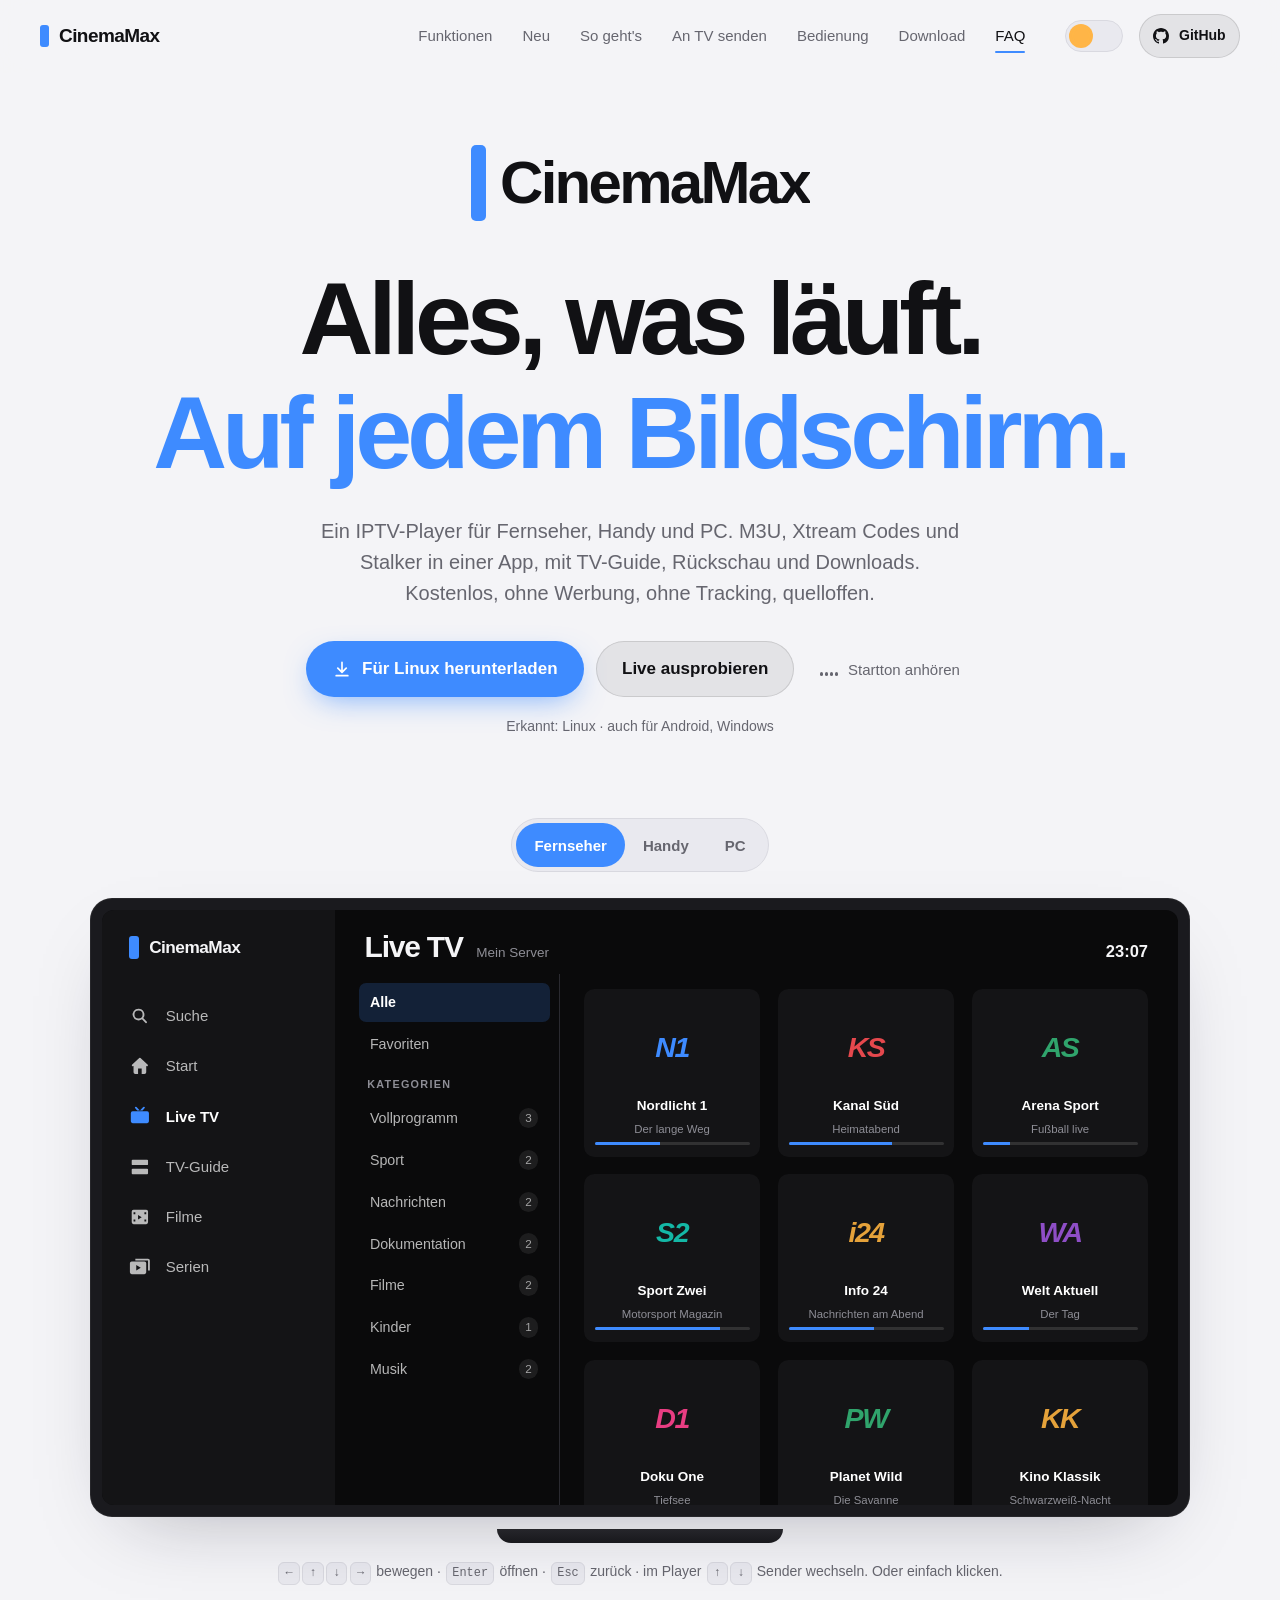
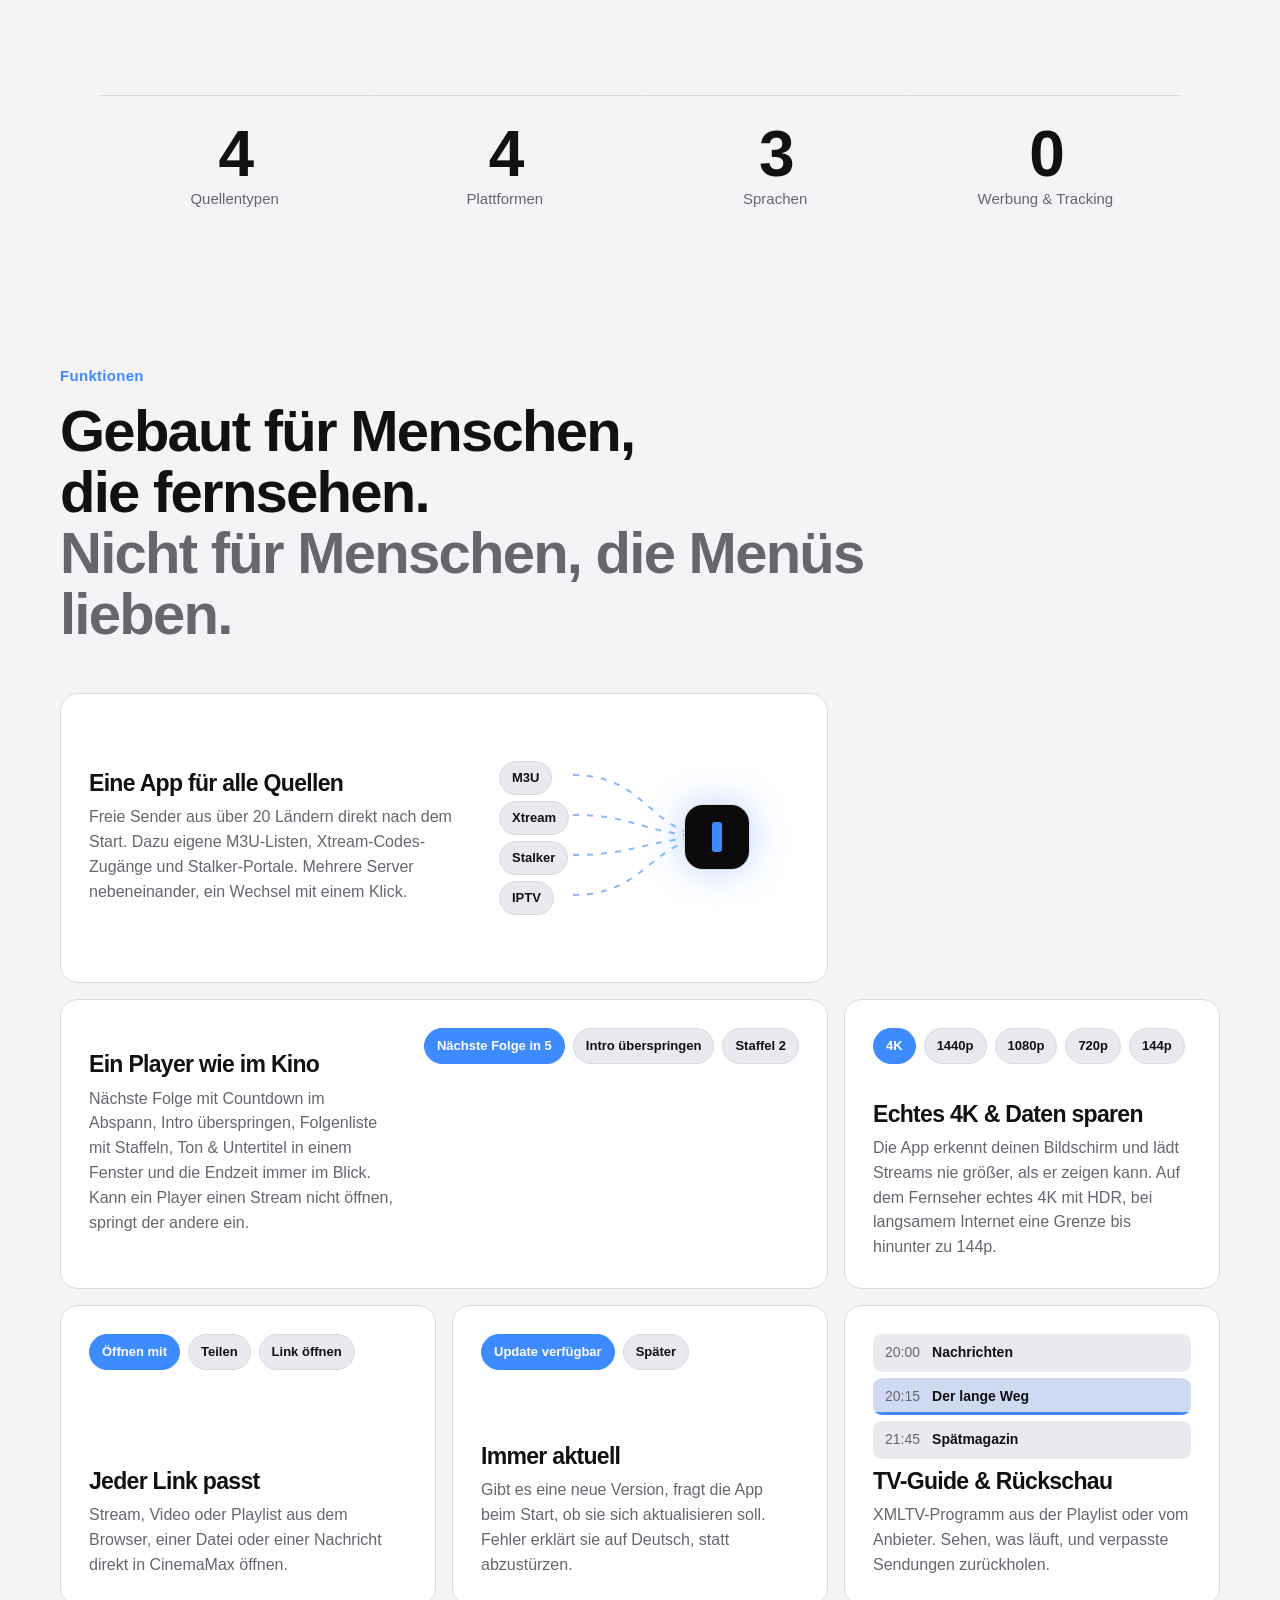
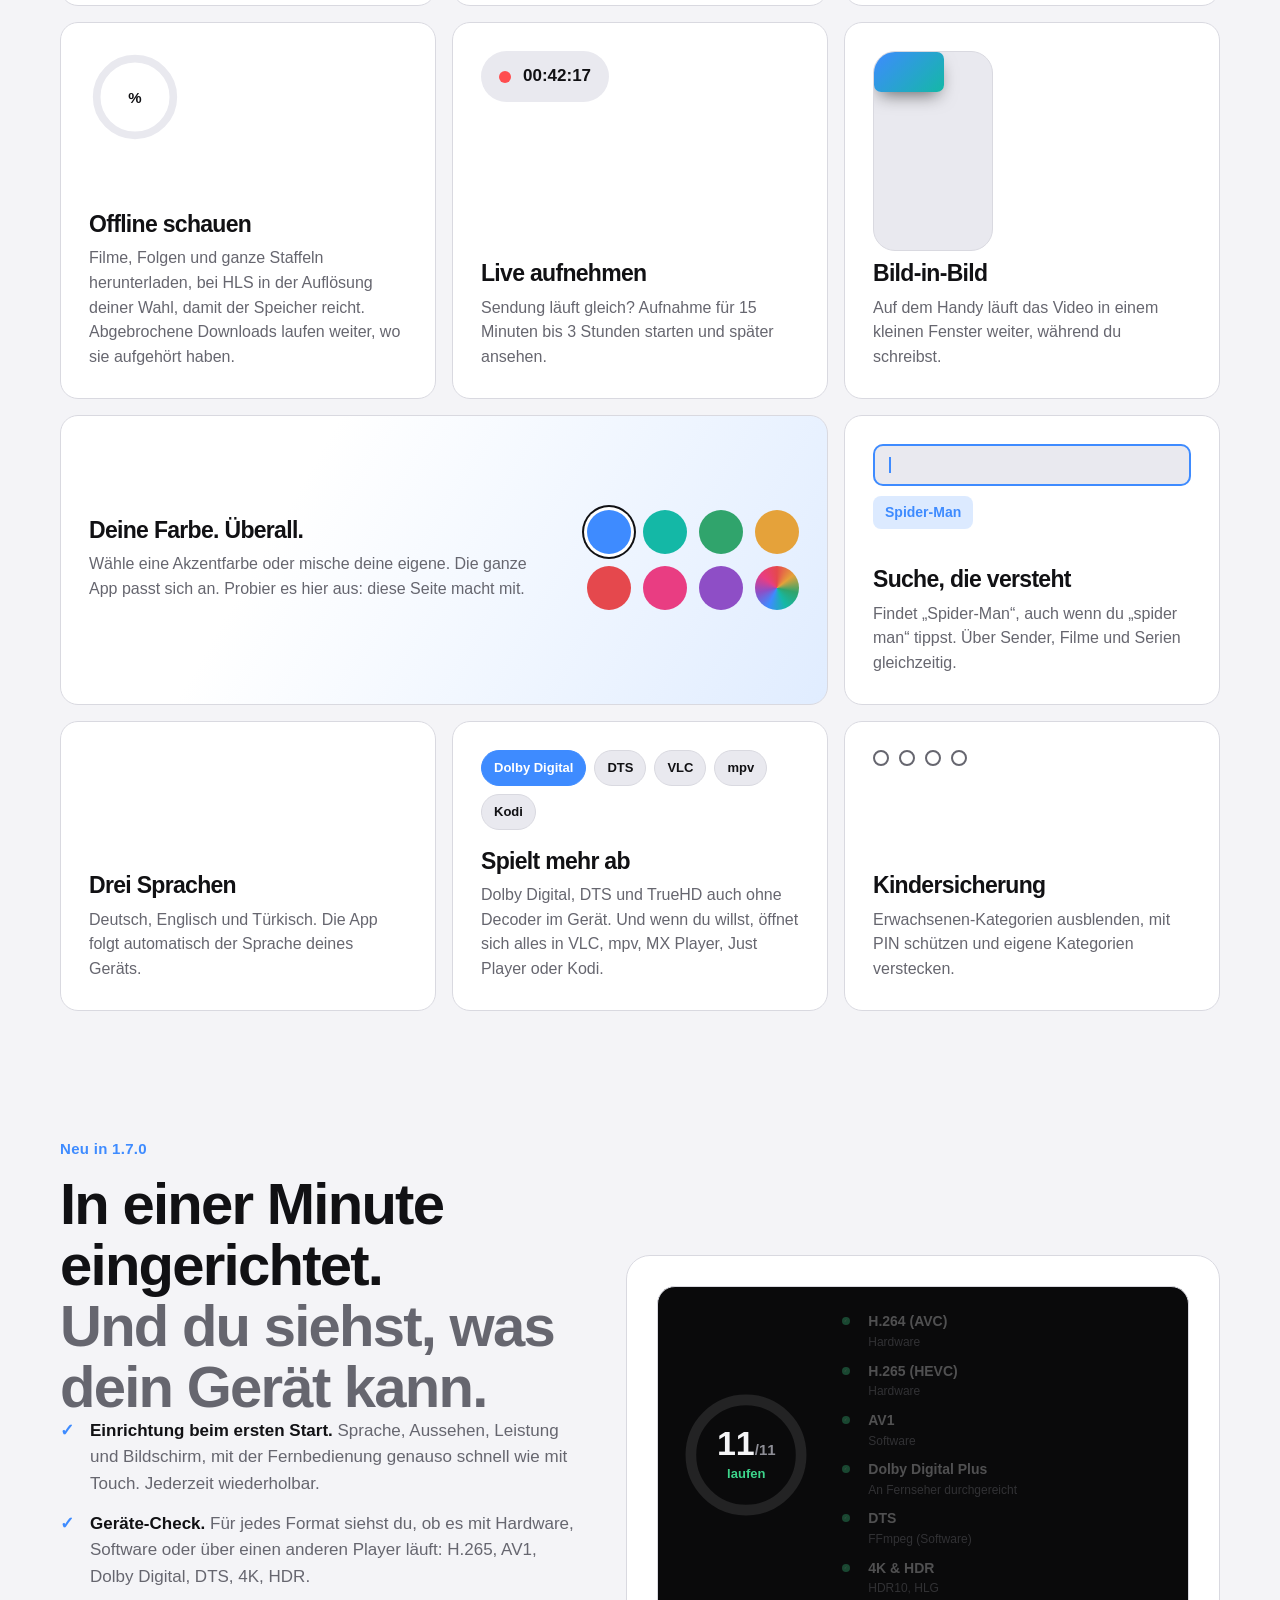
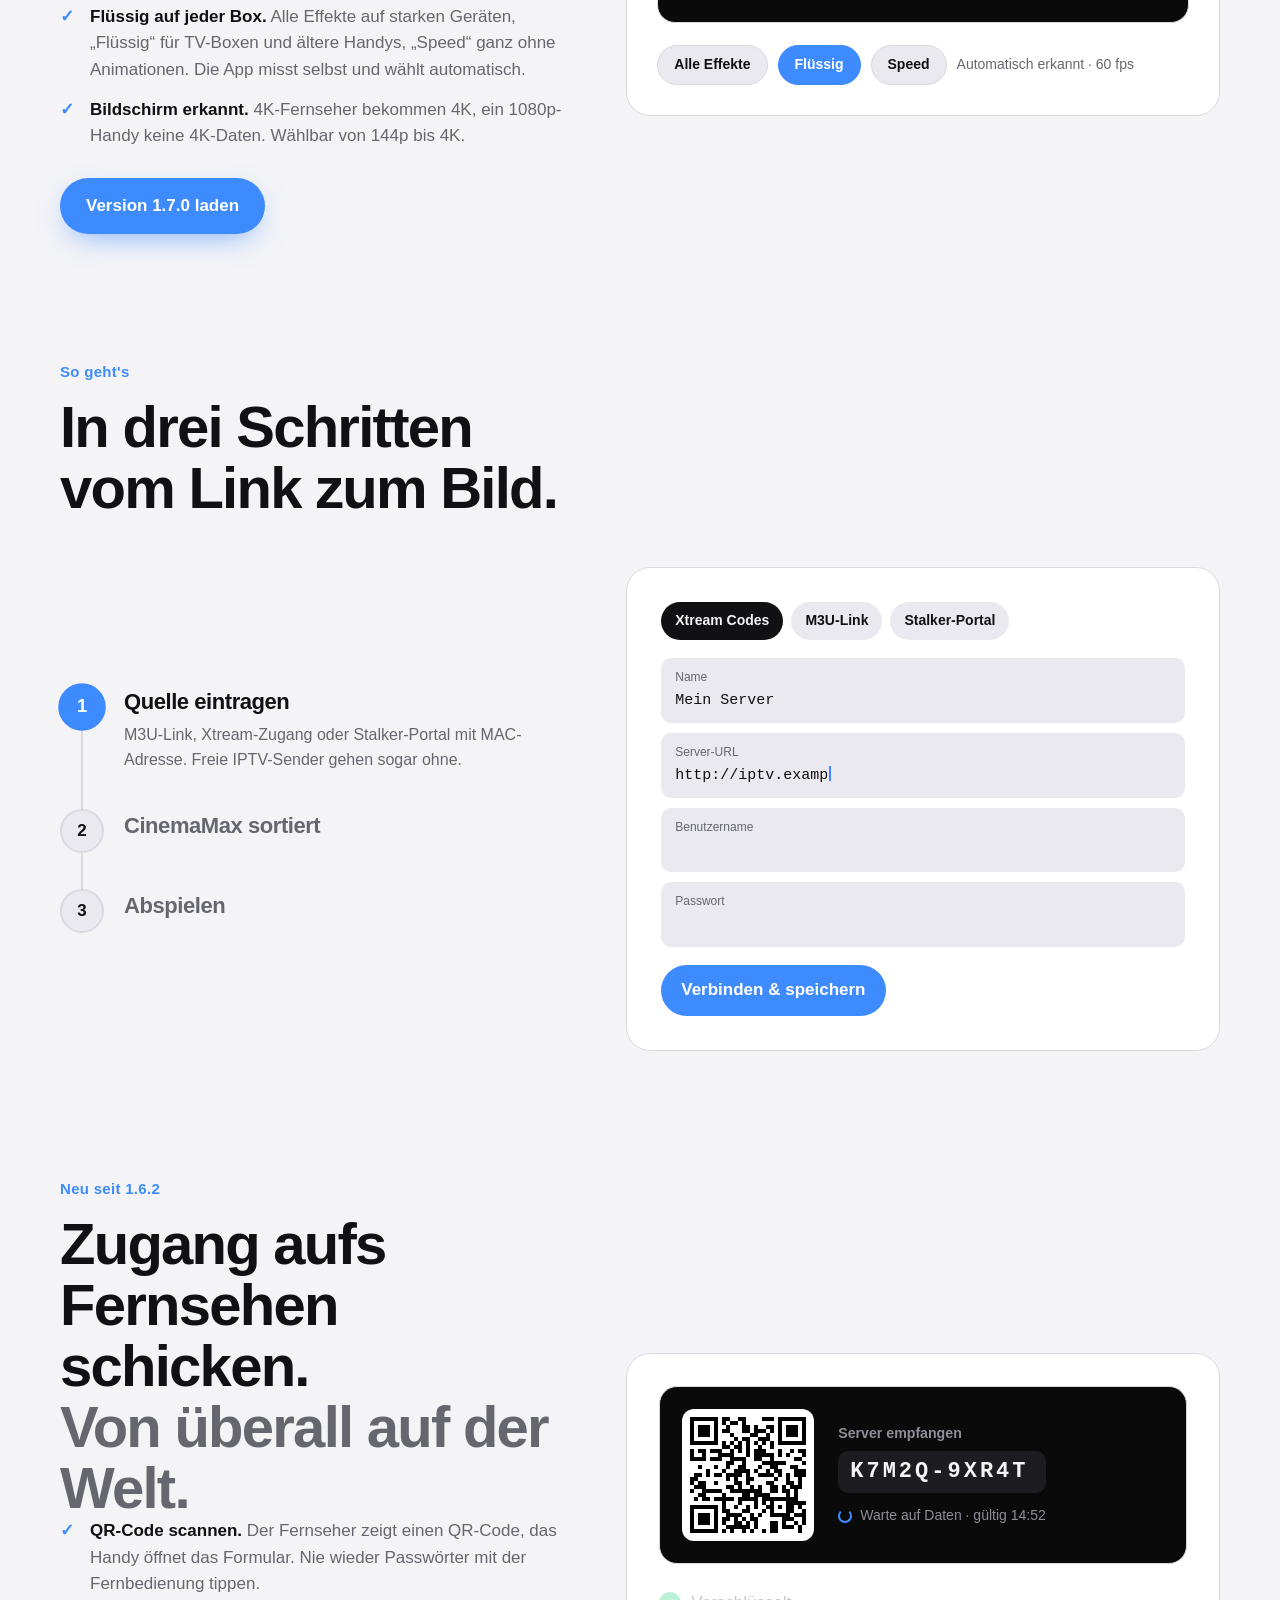
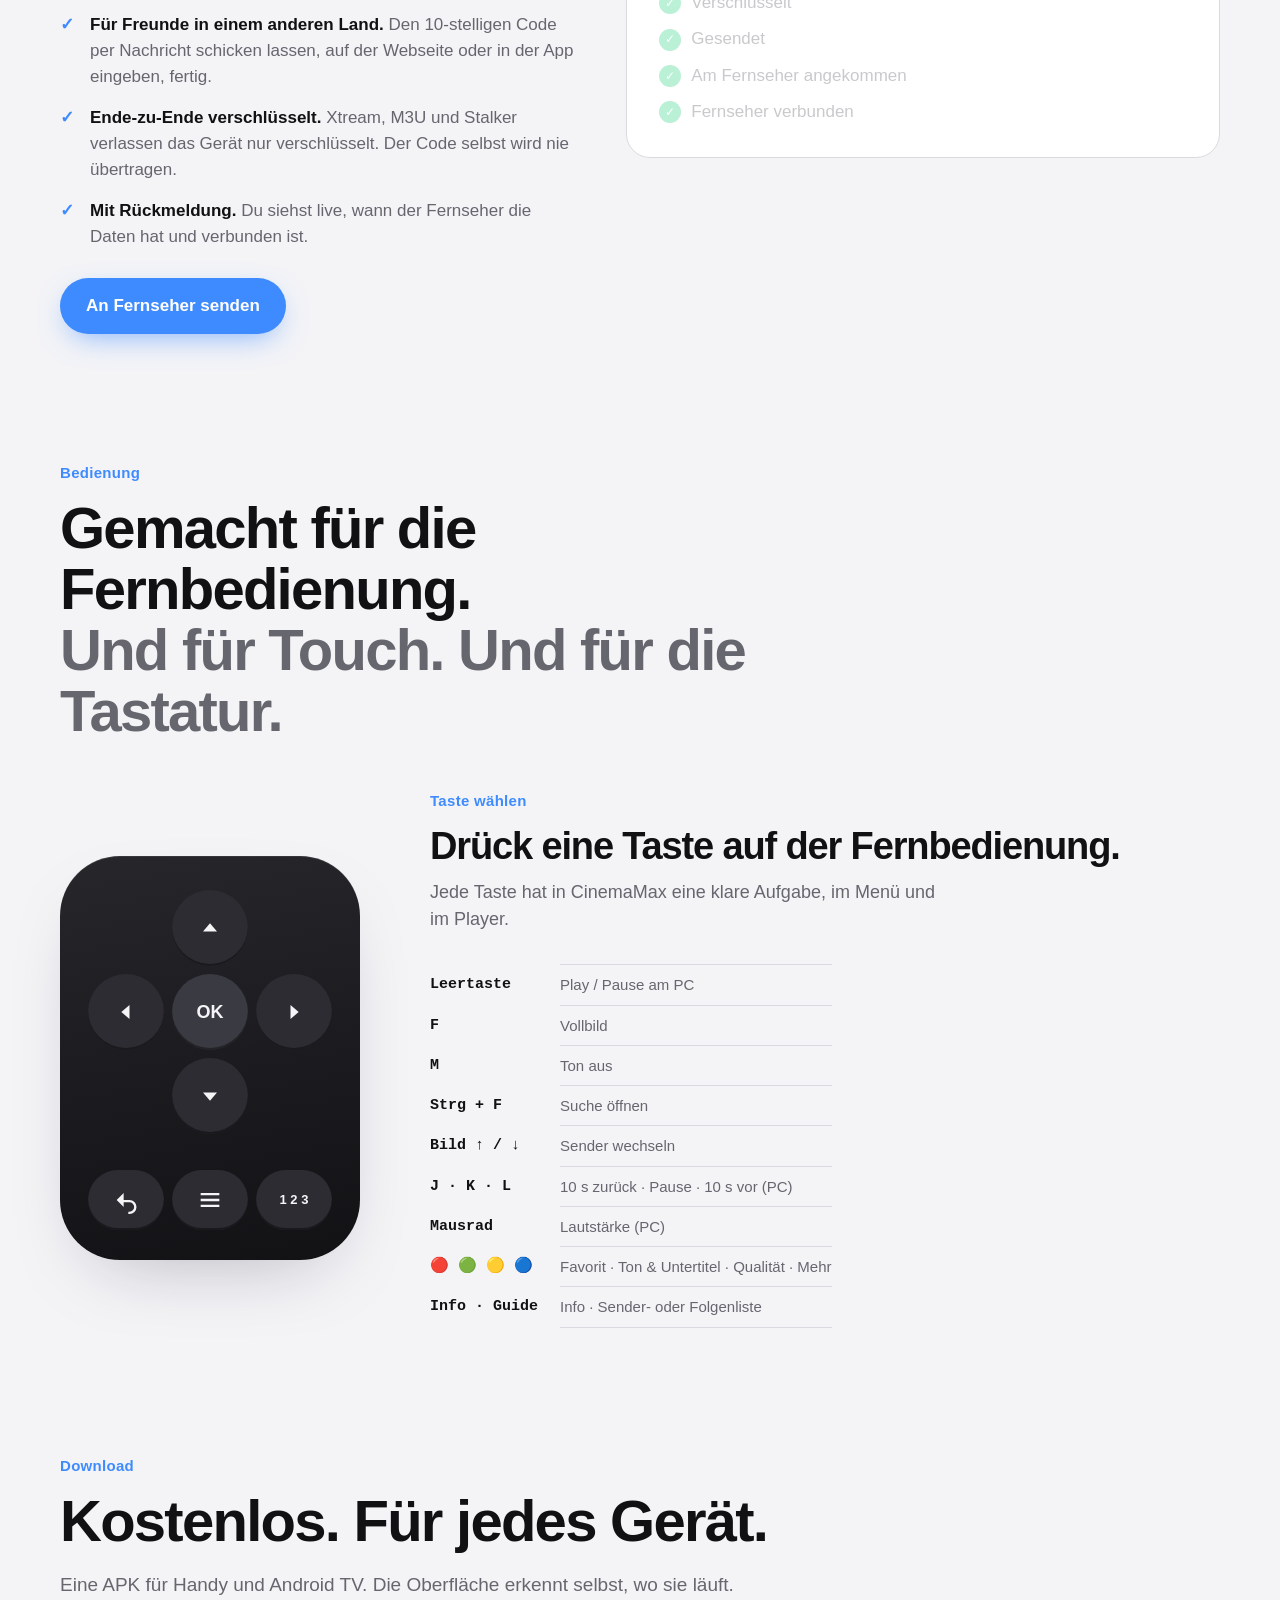
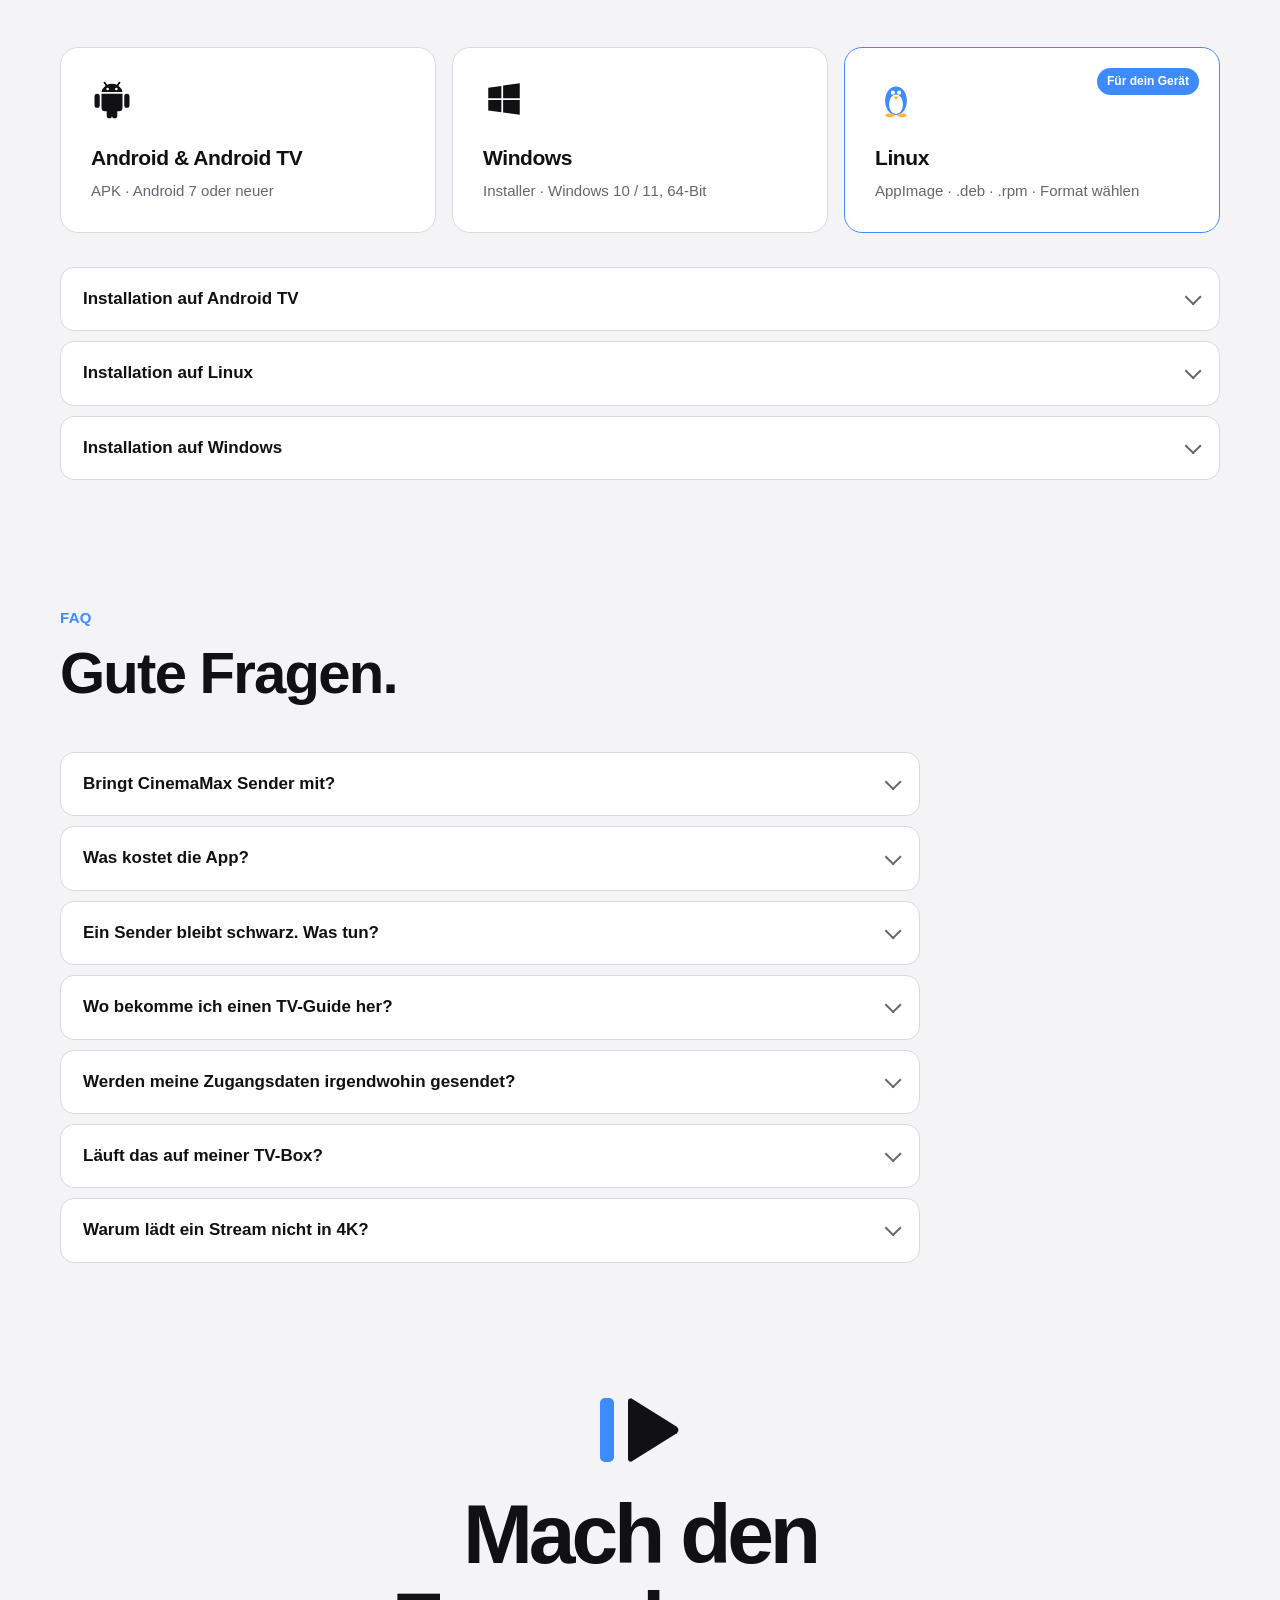
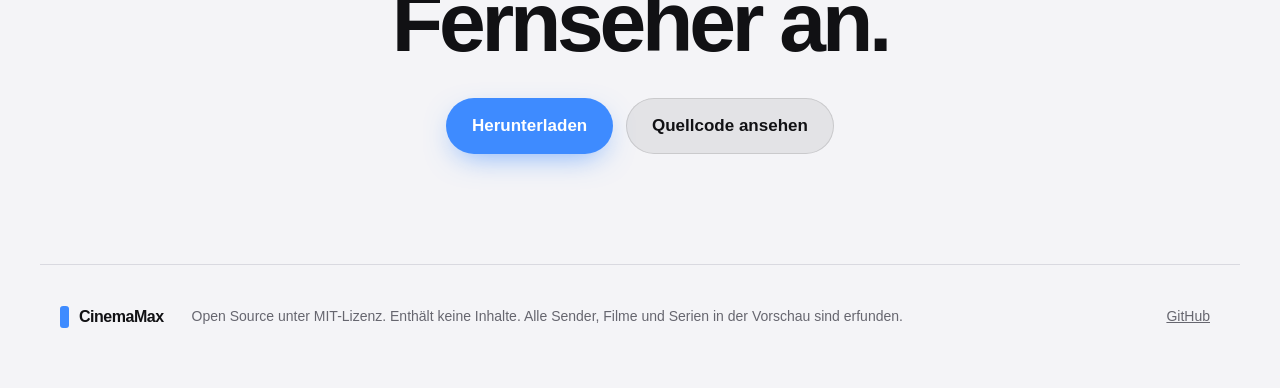
<file: docs/index.html>
<!doctype html>
<html lang="de">
<head>
  <meta charset="utf-8">
  <meta name="viewport" content="width=device-width, initial-scale=1, viewport-fit=cover, interactive-widget=resizes-content">
  <title>CinemaMax · IPTV für jeden Bildschirm</title>
  <meta name="description" content="CinemaMax ist ein kostenloser, quelloffener IPTV-Player für Android TV, Handy, Linux und Windows. M3U, Xtream Codes, Stalker, TV-Guide, Rückschau, Downloads.">
  <meta name="theme-color" content="#0A0A0B" media="(prefers-color-scheme: dark)">
  <meta name="theme-color" content="#F5F5F7" media="(prefers-color-scheme: light)">
  <meta property="og:title" content="CinemaMax · IPTV für jeden Bildschirm">
  <meta property="og:description" content="Kostenloser, quelloffener IPTV-Player für Android TV, Handy, Linux und Windows.">
  <meta property="og:image" content="https://emre1001.github.io/CinemaMax/assets/og.png">
  <meta property="og:type" content="website">
  <meta name="twitter:card" content="summary_large_image">
  <link rel="icon" href="assets/logo.svg" type="image/svg+xml">
  <link rel="apple-touch-icon" href="assets/icon-192.png">
  <script>
    // Theme vor dem ersten Zeichnen setzen: kein Aufblitzen
    try {
      const t = localStorage.getItem('theme');
      if (t) document.documentElement.dataset.theme = t;
      const a = localStorage.getItem('accent');
      if (a) document.documentElement.style.setProperty('--accent', a);
    } catch (_) {}
    if (/Android TV|SmartTV|SMART-TV|AFT[A-Z]|BRAVIA|Tizen|Web0S|webOS|CrKey|GoogleTV/i.test(navigator.userAgent)) {
      document.documentElement.classList.add('tv');
    }
  </script>
  <link rel="stylesheet" href="style.css">
  <script src="app.js" defer></script>
</head>
<body>
<a class="skip" href="#main">Zum Inhalt springen</a>

<header class="nav" id="top">
  <a class="brand" href="#top" aria-label="CinemaMax Startseite">
    <span class="brand-bar"></span><span class="brand-word">CinemaMax</span>
  </a>
  <nav class="nav-links" aria-label="Hauptnavigation">
    <a href="#features">Funktionen</a>
    <a href="#setup">Neu</a>
    <a href="#how">So geht's</a>
    <a href="#send">An TV senden</a>
    <a href="#remote">Bedienung</a>
    <a href="#download">Download</a>
    <a href="#faq">FAQ</a>
  </nav>
  <div class="nav-actions">
    <button class="theme-switch" id="themeSwitch" type="button" role="switch" aria-checked="false" aria-label="Hellen Modus einschalten">
      <span class="theme-track"><span class="theme-knob"><span class="sun"></span><span class="moon"></span></span></span>
    </button>
    <a class="btn btn-ghost btn-sm" href="https://github.com/Emre1001/CinemaMax" rel="noopener">
      <svg viewBox="0 0 16 16" aria-hidden="true"><path fill="currentColor" d="M8 0C3.58 0 0 3.58 0 8c0 3.54 2.29 6.53 5.47 7.59.4.07.55-.17.55-.38 0-.19-.01-.82-.01-1.49-2.01.37-2.53-.49-2.69-.94-.09-.23-.48-.94-.82-1.13-.28-.15-.68-.52-.01-.53.63-.01 1.08.58 1.23.82.72 1.21 1.87.87 2.33.66.07-.52.28-.87.51-1.07-1.78-.2-3.64-.89-3.64-3.95 0-.87.31-1.59.82-2.15-.08-.2-.36-1.02.08-2.12 0 0 .67-.21 2.2.82.64-.18 1.32-.27 2-.27.68 0 1.36.09 2 .27 1.53-1.04 2.2-.82 2.2-.82.44 1.1.16 1.92.08 2.12.51.56.82 1.27.82 2.15 0 3.07-1.87 3.75-3.65 3.95.29.25.54.73.54 1.48 0 1.07-.01 1.93-.01 2.2 0 .21.15.46.55.38A8.013 8.013 0 0016 8c0-4.42-3.58-8-8-8z"/></svg>
      <span>GitHub</span>
    </a>
  </div>
</header>

<main id="main">

  <!-- ============ HERO ============ -->
  <section class="hero" aria-labelledby="heroTitle">
    <div class="intro" aria-hidden="true">
      <span class="intro-bar"></span>
      <span class="intro-stage">
        <span class="intro-word">CinemaMax</span>
        <svg class="intro-tri" viewBox="0 0 82 100"><path d="M5 0 L77 45 Q82 50 77 55 L5 100 Q0 100 0 95 L0 5 Q0 0 5 0Z"/></svg>
      </span>
    </div>
    <h1 class="hero-title" id="heroTitle">
      <span class="line"><span>Alles, was läuft.</span></span>
      <span class="line"><span class="accent-text">Auf jedem Bildschirm.</span></span>
    </h1>
    <p class="hero-sub reveal">Ein IPTV-Player für Fernseher, Handy und PC. M3U, Xtream Codes und Stalker in einer App, mit TV-Guide, Rückschau und Downloads. Kostenlos, ohne Werbung, ohne Tracking, quelloffen.</p>
    <div class="hero-cta reveal">
      <a class="btn btn-primary btn-lg" id="heroDownload" href="#download">
        <svg viewBox="0 0 24 24" aria-hidden="true"><path fill="currentColor" d="M12 3a1 1 0 011 1v9.6l3.3-3.3a1 1 0 111.4 1.4l-5 5a1 1 0 01-1.4 0l-5-5a1 1 0 111.4-1.4l3.3 3.3V4a1 1 0 011-1zM5 19h14a1 1 0 110 2H5a1 1 0 110-2z"/></svg>
        <span id="heroDownloadText">Kostenlos herunterladen</span>
      </a>
      <a class="btn btn-ghost btn-lg" href="#demo">Live ausprobieren</a>
      <button class="sound-btn" type="button" id="soundBtn" aria-label="Startton der App anhören">
        <span class="sound-bars"><i></i><i></i><i></i><i></i></span><span>Startton anhören</span>
      </button>
    </div>
    <p class="hero-meta reveal"><span id="osHint">Android · Android TV · Linux · Windows</span></p>

    <!-- ============ INTERAKTIVE APP-VORSCHAU ============ -->
    <div class="demo-wrap reveal" id="demo">
      <div class="device-switch" role="tablist" aria-label="Gerät für die Vorschau">
        <button role="tab" data-device="tv" aria-selected="true">Fernseher</button>
        <button role="tab" data-device="phone" aria-selected="false">Handy</button>
        <button role="tab" data-device="desktop" aria-selected="false">PC</button>
        <span class="device-indicator" aria-hidden="true"></span>
      </div>
      <div class="device" data-device="tv" id="device">
        <div class="screen" id="screen" data-nav-scope tabindex="-1" aria-label="Interaktive App-Vorschau. Mit Pfeiltasten bedienen, Enter öffnet, Escape geht zurück.">
          <aside class="d-nav" aria-label="App-Navigation">
            <span class="d-logo"><span class="brand-bar"></span><span class="d-logo-word">CinemaMax</span></span>
            <button class="d-tab" data-tab="search"><svg viewBox="0 0 24 24"><path d="M10.5 4a6.5 6.5 0 015.2 10.4l4 4a1 1 0 01-1.4 1.4l-4-4A6.5 6.5 0 1110.5 4zm0 2a4.5 4.5 0 100 9 4.5 4.5 0 000-9z"/></svg><span>Suche</span></button>
            <button class="d-tab" data-tab="home"><svg viewBox="0 0 24 24"><path d="M11.3 3.3a1 1 0 011.4 0l8 7.5a1 1 0 01-1.4 1.4L19 12v7a2 2 0 01-2 2h-3v-6h-4v6H7a2 2 0 01-2-2v-7l-.3.2a1 1 0 01-1.4-1.4z"/></svg><span>Start</span></button>
            <button class="d-tab" data-tab="live" aria-current="true"><svg viewBox="0 0 24 24"><path d="M4 7h16a2 2 0 012 2v9a2 2 0 01-2 2H4a2 2 0 01-2-2V9a2 2 0 012-2zm4.3-4.7L12 6l3.7-3.7a1 1 0 111.4 1.4L15 6h-6L6.9 3.7a1 1 0 111.4-1.4z"/></svg><span>Live TV</span></button>
            <button class="d-tab" data-tab="guide"><svg viewBox="0 0 24 24"><path d="M4 4h16a1 1 0 011 1v4a1 1 0 01-1 1H4a1 1 0 01-1-1V5a1 1 0 011-1zm0 10h16a1 1 0 011 1v4a1 1 0 01-1 1H4a1 1 0 01-1-1v-4a1 1 0 011-1z"/></svg><span>TV-Guide</span></button>
            <button class="d-tab" data-tab="movies"><svg viewBox="0 0 24 24"><path d="M5 4h14a2 2 0 012 2v12a2 2 0 01-2 2H5a2 2 0 01-2-2V6a2 2 0 012-2zm0 3v2h2V7zm12 0v2h2V7zM5 15v2h2v-2zm12 0v2h2v-2zm-7-5v5l4-2.5z"/></svg><span>Filme</span></button>
            <button class="d-tab" data-tab="series"><svg viewBox="0 0 24 24"><path d="M3 6h14a2 2 0 012 2v10a2 2 0 01-2 2H3a2 2 0 01-2-2V8a2 2 0 012-2zm18-3a2 2 0 012 2v11h-2V5H7V3zM8 10v6l5-3z"/></svg><span>Serien</span></button>
          </aside>
          <div class="d-main">
            <div class="d-head">
              <h3 class="d-title" id="dTitle">Live TV</h3>
              <span class="d-source">Mein Server</span>
              <span class="d-clock" id="dClock">20:15</span>
            </div>
            <div class="d-body" id="dBody"></div>
          </div>
          <div class="d-player" id="dPlayer" hidden>
            <div class="d-video" id="dVideo"><span class="d-video-title" id="dVideoTitle"></span></div>
            <div class="d-osd">
              <div class="d-osd-top">
                <span class="d-osd-logo" id="dOsdLogo"></span>
                <div><strong id="dOsdName"></strong><small id="dOsdNow"></small></div>
                <span class="d-osd-clock" id="dOsdClock"></span>
              </div>
              <div class="d-osd-bottom">
                <div class="d-progress"><i id="dProgress"></i></div>
                <div class="d-btns">
                  <button class="d-btn" data-act="prev" aria-label="Sender zurück"><svg viewBox="0 0 24 24"><path d="M7 6a1 1 0 011 1v4.3l8.4-5.1A1 1 0 0118 7v10a1 1 0 01-1.6.8L8 12.7V17a1 1 0 11-2 0V7a1 1 0 011-1z"/></svg></button>
                  <button class="d-btn d-btn-big" data-act="play" aria-label="Pause"><svg viewBox="0 0 24 24"><path id="dPlayIcon" d="M7 5h3v14H7zM14 5h3v14h-3z"/></svg></button>
                  <button class="d-btn" data-act="next" aria-label="Sender vor"><svg viewBox="0 0 24 24"><path d="M17 6a1 1 0 00-1 1v4.3L7.6 6.2A1 1 0 006 7v10a1 1 0 001.6.8l8.4-5.1V17a1 1 0 102 0V7a1 1 0 00-1-1z"/></svg></button>
                  <span class="d-spacer"></span>
                  <button class="d-btn" data-act="list" aria-label="Senderliste"><svg viewBox="0 0 24 24"><path d="M4 6h16v2H4zm0 5h16v2H4zm0 5h16v2H4z"/></svg></button>
                  <button class="d-btn" data-act="audio" aria-label="Tonspur"><svg viewBox="0 0 24 24"><path d="M12 3v10.6A4 4 0 1014 17V7h4V3z"/></svg></button>
                  <button class="d-btn" data-act="rec" aria-label="Aufnehmen"><svg viewBox="0 0 24 24"><circle cx="12" cy="12" r="6"/></svg></button>
                  <button class="d-btn" data-act="close" aria-label="Schließen"><svg viewBox="0 0 24 24"><path d="M6.3 6.3a1 1 0 011.4 0L12 10.6l4.3-4.3a1 1 0 111.4 1.4L13.4 12l4.3 4.3a1 1 0 01-1.4 1.4L12 13.4l-4.3 4.3a1 1 0 01-1.4-1.4l4.3-4.3-4.3-4.3a1 1 0 010-1.4z"/></svg></button>
                </div>
              </div>
            </div>
            <div class="d-toast" id="dToast" role="status"></div>
          </div>
        </div>
      </div>
      <p class="demo-hint"><kbd>←</kbd><kbd>↑</kbd><kbd>↓</kbd><kbd>→</kbd> bewegen · <kbd>Enter</kbd> öffnen · <kbd>Esc</kbd> zurück · im Player <kbd>↑</kbd><kbd>↓</kbd> Sender wechseln. Oder einfach klicken.</p>
    </div>
  </section>

  <!-- ============ ZAHLEN ============ -->
  <section class="stats" aria-label="Auf einen Blick">
    <div class="stat reveal"><b data-count="4">0</b><span>Quellentypen</span></div>
    <div class="stat reveal"><b data-count="4">0</b><span>Plattformen</span></div>
    <div class="stat reveal"><b data-count="3">0</b><span>Sprachen</span></div>
    <div class="stat reveal"><b>0</b><span>Werbung &amp; Tracking</span></div>
  </section>

  <!-- ============ FUNKTIONEN ============ -->
  <section class="section" id="features" aria-labelledby="featTitle">
    <div class="section-head reveal">
      <p class="eyebrow">Funktionen</p>
      <h2 id="featTitle">Gebaut für Menschen, die fernsehen.<br><span class="dim">Nicht für Menschen, die Menüs lieben.</span></h2>
    </div>
    <div class="bento">
      <article class="card card-wide reveal" tabindex="0">
        <div class="card-copy">
          <h3>Eine App für alle Quellen</h3>
          <p>Freie Sender aus über 20 Ländern direkt nach dem Start. Dazu eigene M3U-Listen, Xtream-Codes-Zugänge und Stalker-Portale. Mehrere Server nebeneinander, ein Wechsel mit einem Klick.</p>
        </div>
        <div class="sources-visual" aria-hidden="true">
          <span class="src" style="--i:0">M3U</span><span class="src" style="--i:1">Xtream</span><span class="src" style="--i:2">Stalker</span><span class="src" style="--i:3">IPTV</span>
          <span class="src-hub"><span class="brand-bar"></span></span>
          <svg class="src-lines" viewBox="0 0 300 170"><path d="M74 22 C150 22 150 84 218 84"/><path d="M74 62 C140 62 150 84 218 84"/><path d="M74 102 C140 102 150 84 218 84"/><path d="M74 142 C150 142 150 84 218 84"/></svg>
        </div>
      </article>

      <article class="card card-wide reveal" tabindex="0">
        <div class="card-copy">
          <h3>Ein Player wie im Kino</h3>
          <p>Nächste Folge mit Countdown im Abspann, Intro überspringen, Folgenliste mit Staffeln, Ton &amp; Untertitel in einem Fenster und die Endzeit immer im Blick. Kann ein Player einen Stream nicht öffnen, springt der andere ein.</p>
        </div>
        <div class="mini-tags" aria-hidden="true"><span>Nächste Folge in 5</span><span>Intro überspringen</span><span>Staffel 2</span></div>
      </article>

      <article class="card reveal" tabindex="0">
        <div class="mini-tags" aria-hidden="true"><span>4K</span><span>1440p</span><span>1080p</span><span>720p</span><span>144p</span></div>
        <h3>Echtes 4K &amp; Daten sparen</h3>
        <p>Die App erkennt deinen Bildschirm und lädt Streams nie größer, als er zeigen kann. Auf dem Fernseher echtes 4K mit HDR, bei langsamem Internet eine Grenze bis hinunter zu 144p.</p>
      </article>

      <article class="card reveal" tabindex="0">
        <div class="mini-tags" aria-hidden="true"><span>Öffnen mit</span><span>Teilen</span><span>Link öffnen</span></div>
        <h3>Jeder Link passt</h3>
        <p>Stream, Video oder Playlist aus dem Browser, einer Datei oder einer Nachricht direkt in CinemaMax öffnen.</p>
      </article>

      <article class="card reveal" tabindex="0">
        <div class="mini-tags" aria-hidden="true"><span>Update verfügbar</span><span>Später</span></div>
        <h3>Immer aktuell</h3>
        <p>Gibt es eine neue Version, fragt die App beim Start, ob sie sich aktualisieren soll. Fehler erklärt sie auf Deutsch, statt abzustürzen.</p>
      </article>

      <article class="card reveal" tabindex="0">
        <div class="mini-guide" aria-hidden="true">
          <div class="mg-row"><i>20:00</i><b>Nachrichten</b></div>
          <div class="mg-row now"><i>20:15</i><b>Der lange Weg</b><span class="mg-bar"><span></span></span></div>
          <div class="mg-row"><i>21:45</i><b>Spätmagazin</b></div>
        </div>
        <h3>TV-Guide &amp; Rückschau</h3>
        <p>XMLTV-Programm aus der Playlist oder vom Anbieter. Sehen, was läuft, und verpasste Sendungen zurückholen.</p>
      </article>

      <article class="card reveal" tabindex="0">
        <div class="mini-dl" aria-hidden="true"><span class="dl-ring"><svg viewBox="0 0 36 36"><circle cx="18" cy="18" r="15"/><circle class="dl-prog" cx="18" cy="18" r="15"/></svg><b>%</b></span></div>
        <h3>Offline schauen</h3>
        <p>Filme, Folgen und ganze Staffeln herunterladen, bei HLS in der Auflösung deiner Wahl, damit der Speicher reicht. Abgebrochene Downloads laufen weiter, wo sie aufgehört haben.</p>
      </article>

      <article class="card reveal" tabindex="0">
        <div class="mini-rec" aria-hidden="true"><span class="rec-dot"></span><span class="rec-time">00:42:17</span></div>
        <h3>Live aufnehmen</h3>
        <p>Sendung läuft gleich? Aufnahme für 15 Minuten bis 3 Stunden starten und später ansehen.</p>
      </article>

      <article class="card reveal" tabindex="0">
        <div class="mini-pip" aria-hidden="true"><span class="pip-screen"><span class="pip-win"></span></span></div>
        <h3>Bild-in-Bild</h3>
        <p>Auf dem Handy läuft das Video in einem kleinen Fenster weiter, während du schreibst.</p>
      </article>

      <article class="card card-wide card-accent reveal" tabindex="0">
        <div class="card-copy">
          <h3>Deine Farbe. Überall.</h3>
          <p>Wähle eine Akzentfarbe oder mische deine eigene. Die ganze App passt sich an. Probier es hier aus: diese Seite macht mit.</p>
        </div>
        <div class="swatches" role="radiogroup" aria-label="Akzentfarbe dieser Seite">
          <button class="swatch" role="radio" style="--c:#3E8BFF" data-color="#3E8BFF" aria-label="Blau"></button>
          <button class="swatch" role="radio" style="--c:#14B8A6" data-color="#14B8A6" aria-label="Türkis"></button>
          <button class="swatch" role="radio" style="--c:#30A46C" data-color="#30A46C" aria-label="Grün"></button>
          <button class="swatch" role="radio" style="--c:#E5A23A" data-color="#E5A23A" aria-label="Bernstein"></button>
          <button class="swatch" role="radio" style="--c:#E5484D" data-color="#E5484D" aria-label="Rot"></button>
          <button class="swatch" role="radio" style="--c:#E93D82" data-color="#E93D82" aria-label="Pink"></button>
          <button class="swatch" role="radio" style="--c:#8E4EC6" data-color="#8E4EC6" aria-label="Violett"></button>
          <label class="swatch swatch-custom" aria-label="Eigene Farbe"><input type="color" id="customColor" value="#3E8BFF"></label>
        </div>
      </article>

      <article class="card reveal" tabindex="0">
        <div class="mini-search" aria-hidden="true"><span class="ms-field"><span class="ms-type">spider man</span><span class="ms-caret"></span></span><span class="ms-hit">Spider-Man</span></div>
        <h3>Suche, die versteht</h3>
        <p>Findet „Spider-Man“, auch wenn du „spider man“ tippst. Über Sender, Filme und Serien gleichzeitig.</p>
      </article>

      <article class="card reveal" tabindex="0">
        <div class="mini-lang" aria-hidden="true"><span>Deutsch</span><span>English</span><span>Türkçe</span></div>
        <h3>Drei Sprachen</h3>
        <p>Deutsch, Englisch und Türkisch. Die App folgt automatisch der Sprache deines Geräts.</p>
      </article>

      <article class="card reveal" tabindex="0">
        <div class="mini-tags" aria-hidden="true"><span>Dolby Digital</span><span>DTS</span><span>VLC</span><span>mpv</span><span>Kodi</span></div>
        <h3>Spielt mehr ab</h3>
        <p>Dolby Digital, DTS und TrueHD auch ohne Decoder im Gerät. Und wenn du willst, öffnet sich alles in VLC, mpv, MX Player, Just Player oder Kodi.</p>
      </article>

      <article class="card reveal" tabindex="0">
        <div class="mini-pin" aria-hidden="true"><i></i><i></i><i></i><i></i></div>
        <h3>Kindersicherung</h3>
        <p>Erwachsenen-Kategorien ausblenden, mit PIN schützen und eigene Kategorien verstecken.</p>
      </article>
    </div>
  </section>

  <!-- ============ NEU IN 1.7.0 ============ -->
  <section class="section" id="setup" aria-labelledby="setupTitle">
    <div class="how-grid">
      <div class="reveal">
        <p class="eyebrow">Neu in 1.7.0</p>
        <h2 id="setupTitle">In einer Minute eingerichtet.<br><span class="dim">Und du siehst, was dein Gerät kann.</span></h2>
        <ul class="send-points">
          <li><b>Einrichtung beim ersten Start.</b> Sprache, Aussehen, Leistung und Bildschirm, mit der Fernbedienung genauso schnell wie mit Touch. Jederzeit wiederholbar.</li>
          <li><b>Geräte-Check.</b> Für jedes Format siehst du, ob es mit Hardware, Software oder über einen anderen Player läuft: H.265, AV1, Dolby Digital, DTS, 4K, HDR.</li>
          <li><b>Flüssig auf jeder Box.</b> Alle Effekte auf starken Geräten, „Flüssig“ für TV-Boxen und ältere Handys, „Speed“ ganz ohne Animationen. Die App misst selbst und wählt automatisch.</li>
          <li><b>Bildschirm erkannt.</b> 4K-Fernseher bekommen 4K, ein 1080p-Handy keine 4K-Daten. Wählbar von 144p bis 4K.</li>
        </ul>
        <a class="btn btn-primary btn-lg" href="#download">Version 1.7.0 laden</a>
      </div>
      <div class="how-stage check-stage reveal" aria-hidden="true">
        <div class="ck-card">
          <div class="ck-ring"><svg viewBox="0 0 36 36"><circle cx="18" cy="18" r="15.5"/><circle class="ck-prog" cx="18" cy="18" r="15.5"/></svg><b>11<small>/11</small></b><span>laufen</span></div>
          <ol class="ck-rows">
            <li><b>H.264 (AVC)</b><i>Hardware</i></li>
            <li><b>H.265 (HEVC)</b><i>Hardware</i></li>
            <li><b>AV1</b><i>Software</i></li>
            <li><b>Dolby Digital Plus</b><i>An Fernseher durchgereicht</i></li>
            <li><b>DTS</b><i>FFmpeg (Software)</i></li>
            <li><b>4K &amp; HDR</b><i>HDR10, HLG</i></li>
          </ol>
        </div>
        <div class="ck-modes"><span>Alle Effekte</span><span class="on">Flüssig</span><span>Speed</span><em>Automatisch erkannt · 60 fps</em></div>
      </div>
    </div>
  </section>

  <!-- ============ SO GEHT'S ============ -->
  <section class="section how" id="how" aria-labelledby="howTitle">
    <div class="section-head reveal">
      <p class="eyebrow">So geht's</p>
      <h2 id="howTitle">In drei Schritten vom Link zum Bild.</h2>
    </div>
    <div class="how-grid">
      <ol class="steps" id="steps">
        <li class="step is-active" data-step="0">
          <button type="button"><span class="step-num">1</span><span><b>Quelle eintragen</b><small>M3U-Link, Xtream-Zugang oder Stalker-Portal mit MAC-Adresse. Freie IPTV-Sender gehen sogar ohne.</small></span></button>
        </li>
        <li class="step" data-step="1">
          <button type="button"><span class="step-num">2</span><span><b>CinemaMax sortiert</b><small>Live, Filme und Serien werden automatisch getrennt, Kategorien nach Land gruppiert, Folgen zu Staffeln zusammengefasst.</small></span></button>
        </li>
        <li class="step" data-step="2">
          <button type="button"><span class="step-num">3</span><span><b>Abspielen</b><small>Mit der Fernbedienung, per Touch oder Maus. Der Player wählt selbst das passende Format und verbindet bei Abbrüchen neu.</small></span></button>
        </li>
      </ol>
      <div class="how-stage" aria-live="polite">
        <div class="stage stage-0 is-active">
          <div class="form-tabs" role="tablist" aria-label="Quellentyp">
            <button role="tab" aria-selected="true" data-form="xtream">Xtream Codes</button>
            <button role="tab" aria-selected="false" data-form="m3u">M3U-Link</button>
            <button role="tab" aria-selected="false" data-form="stalker">Stalker-Portal</button>
          </div>
          <div class="form-fields" id="formFields"></div>
          <span class="form-btn">Verbinden &amp; speichern</span>
        </div>
        <div class="stage stage-1">
          <div class="sort-in" aria-hidden="true">
            <span>DE | Sport HD</span><span>Neonstadt (2024)</span><span>Nachtzug S01 E03</span><span>|TR| Haber</span><span>Kodex</span><span>Funkstille S02 E01</span>
          </div>
          <div class="sort-out">
            <div><b>Live</b><span>DE | Sport HD</span><span>|TR| Haber</span></div>
            <div><b>Filme</b><span>Neonstadt</span><span>Kodex</span></div>
            <div><b>Serien</b><span>Nachtzug · S1</span><span>Funkstille · S2</span></div>
          </div>
        </div>
        <div class="stage stage-2">
          <div class="mini-player">
            <div class="mp-video"></div>
            <div class="mp-bar"><span></span></div>
            <div class="mp-chips"><span>HLS</span><span>MPEG-TS</span><span>MP4</span><span>MKV</span><span>DASH</span><span>RTSP</span></div>
          </div>
        </div>
      </div>
    </div>
  </section>

  <!-- ============ AN FERNSEHER SENDEN ============ -->
  <section class="section" id="send" aria-labelledby="sendTitle">
    <div class="how-grid">
      <div class="reveal">
        <p class="eyebrow">Neu seit 1.6.2</p>
        <h2 id="sendTitle">Zugang aufs Fernsehen schicken.<br><span class="dim">Von überall auf der Welt.</span></h2>
        <ul class="send-points">
          <li><b>QR-Code scannen.</b> Der Fernseher zeigt einen QR-Code, das Handy öffnet das Formular. Nie wieder Passwörter mit der Fernbedienung tippen.</li>
          <li><b>Für Freunde in einem anderen Land.</b> Den 10-stelligen Code per Nachricht schicken lassen, auf der Webseite oder in der App eingeben, fertig.</li>
          <li><b>Ende-zu-Ende verschlüsselt.</b> Xtream, M3U und Stalker verlassen das Gerät nur verschlüsselt. Der Code selbst wird nie übertragen.</li>
          <li><b>Mit Rückmeldung.</b> Du siehst live, wann der Fernseher die Daten hat und verbunden ist.</li>
        </ul>
        <a class="btn btn-primary btn-lg" href="tv/">An Fernseher senden</a>
      </div>
      <div class="how-stage send-stage reveal" aria-hidden="true">
        <div class="send-tv">
          <svg class="link-qr" viewBox="-2 -2 33 33" role="img" aria-label="QR-Code zur Sendeseite" shape-rendering="crispEdges"><rect x="-2" y="-2" width="33" height="33" fill="#fff"/><path d="M0 0h1v1h-1zM1 0h1v1h-1zM2 0h1v1h-1zM3 0h1v1h-1zM4 0h1v1h-1zM5 0h1v1h-1zM6 0h1v1h-1zM8 0h1v1h-1zM9 0h1v1h-1zM12 0h1v1h-1zM13 0h1v1h-1zM18 0h1v1h-1zM19 0h1v1h-1zM20 0h1v1h-1zM22 0h1v1h-1zM23 0h1v1h-1zM24 0h1v1h-1zM25 0h1v1h-1zM26 0h1v1h-1zM27 0h1v1h-1zM28 0h1v1h-1zM0 1h1v1h-1zM6 1h1v1h-1zM8 1h1v1h-1zM10 1h1v1h-1zM11 1h1v1h-1zM13 1h1v1h-1zM22 1h1v1h-1zM28 1h1v1h-1zM0 2h1v1h-1zM2 2h1v1h-1zM3 2h1v1h-1zM4 2h1v1h-1zM6 2h1v1h-1zM9 2h1v1h-1zM13 2h1v1h-1zM14 2h1v1h-1zM16 2h1v1h-1zM19 2h1v1h-1zM20 2h1v1h-1zM22 2h1v1h-1zM24 2h1v1h-1zM25 2h1v1h-1zM26 2h1v1h-1zM28 2h1v1h-1zM0 3h1v1h-1zM2 3h1v1h-1zM3 3h1v1h-1zM4 3h1v1h-1zM6 3h1v1h-1zM8 3h1v1h-1zM9 3h1v1h-1zM13 3h1v1h-1zM14 3h1v1h-1zM16 3h1v1h-1zM17 3h1v1h-1zM18 3h1v1h-1zM20 3h1v1h-1zM22 3h1v1h-1zM24 3h1v1h-1zM25 3h1v1h-1zM26 3h1v1h-1zM28 3h1v1h-1zM0 4h1v1h-1zM2 4h1v1h-1zM3 4h1v1h-1zM4 4h1v1h-1zM6 4h1v1h-1zM10 4h1v1h-1zM15 4h1v1h-1zM16 4h1v1h-1zM19 4h1v1h-1zM22 4h1v1h-1zM24 4h1v1h-1zM25 4h1v1h-1zM26 4h1v1h-1zM28 4h1v1h-1zM0 5h1v1h-1zM6 5h1v1h-1zM11 5h1v1h-1zM13 5h1v1h-1zM14 5h1v1h-1zM17 5h1v1h-1zM18 5h1v1h-1zM19 5h1v1h-1zM22 5h1v1h-1zM28 5h1v1h-1zM0 6h1v1h-1zM1 6h1v1h-1zM2 6h1v1h-1zM3 6h1v1h-1zM4 6h1v1h-1zM5 6h1v1h-1zM6 6h1v1h-1zM8 6h1v1h-1zM10 6h1v1h-1zM12 6h1v1h-1zM14 6h1v1h-1zM16 6h1v1h-1zM18 6h1v1h-1zM20 6h1v1h-1zM22 6h1v1h-1zM23 6h1v1h-1zM24 6h1v1h-1zM25 6h1v1h-1zM26 6h1v1h-1zM27 6h1v1h-1zM28 6h1v1h-1zM8 7h1v1h-1zM9 7h1v1h-1zM11 7h1v1h-1zM12 7h1v1h-1zM14 7h1v1h-1zM17 7h1v1h-1zM20 7h1v1h-1zM0 8h1v1h-1zM2 8h1v1h-1zM3 8h1v1h-1zM5 8h1v1h-1zM6 8h1v1h-1zM7 8h1v1h-1zM10 8h1v1h-1zM12 8h1v1h-1zM14 8h1v1h-1zM16 8h1v1h-1zM17 8h1v1h-1zM18 8h1v1h-1zM22 8h1v1h-1zM25 8h1v1h-1zM27 8h1v1h-1zM28 8h1v1h-1zM0 9h1v1h-1zM3 9h1v1h-1zM7 9h1v1h-1zM8 9h1v1h-1zM9 9h1v1h-1zM10 9h1v1h-1zM14 9h1v1h-1zM16 9h1v1h-1zM17 9h1v1h-1zM18 9h1v1h-1zM19 9h1v1h-1zM20 9h1v1h-1zM22 9h1v1h-1zM24 9h1v1h-1zM28 9h1v1h-1zM0 10h1v1h-1zM1 10h1v1h-1zM2 10h1v1h-1zM3 10h1v1h-1zM5 10h1v1h-1zM6 10h1v1h-1zM7 10h1v1h-1zM10 10h1v1h-1zM11 10h1v1h-1zM12 10h1v1h-1zM13 10h1v1h-1zM16 10h1v1h-1zM17 10h1v1h-1zM20 10h1v1h-1zM26 10h1v1h-1zM27 10h1v1h-1zM9 11h1v1h-1zM10 11h1v1h-1zM13 11h1v1h-1zM18 11h1v1h-1zM19 11h1v1h-1zM20 11h1v1h-1zM21 11h1v1h-1zM22 11h1v1h-1zM23 11h1v1h-1zM28 11h1v1h-1zM2 12h1v1h-1zM6 12h1v1h-1zM9 12h1v1h-1zM12 12h1v1h-1zM13 12h1v1h-1zM17 12h1v1h-1zM20 12h1v1h-1zM21 12h1v1h-1zM25 12h1v1h-1zM26 12h1v1h-1zM4 13h1v1h-1zM8 13h1v1h-1zM11 13h1v1h-1zM12 13h1v1h-1zM13 13h1v1h-1zM14 13h1v1h-1zM16 13h1v1h-1zM19 13h1v1h-1zM21 13h1v1h-1zM22 13h1v1h-1zM26 13h1v1h-1zM27 13h1v1h-1zM28 13h1v1h-1zM1 14h1v1h-1zM2 14h1v1h-1zM4 14h1v1h-1zM6 14h1v1h-1zM7 14h1v1h-1zM9 14h1v1h-1zM10 14h1v1h-1zM11 14h1v1h-1zM12 14h1v1h-1zM14 14h1v1h-1zM17 14h1v1h-1zM18 14h1v1h-1zM19 14h1v1h-1zM20 14h1v1h-1zM22 14h1v1h-1zM24 14h1v1h-1zM26 14h1v1h-1zM27 14h1v1h-1zM28 14h1v1h-1zM0 15h1v1h-1zM1 15h1v1h-1zM9 15h1v1h-1zM11 15h1v1h-1zM14 15h1v1h-1zM15 15h1v1h-1zM21 15h1v1h-1zM24 15h1v1h-1zM27 15h1v1h-1zM0 16h1v1h-1zM2 16h1v1h-1zM3 16h1v1h-1zM6 16h1v1h-1zM11 16h1v1h-1zM12 16h1v1h-1zM14 16h1v1h-1zM19 16h1v1h-1zM20 16h1v1h-1zM24 16h1v1h-1zM25 16h1v1h-1zM27 16h1v1h-1zM1 17h1v1h-1zM2 17h1v1h-1zM3 17h1v1h-1zM9 17h1v1h-1zM10 17h1v1h-1zM12 17h1v1h-1zM15 17h1v1h-1zM17 17h1v1h-1zM20 17h1v1h-1zM21 17h1v1h-1zM23 17h1v1h-1zM25 17h1v1h-1zM26 17h1v1h-1zM27 17h1v1h-1zM0 18h1v1h-1zM3 18h1v1h-1zM4 18h1v1h-1zM5 18h1v1h-1zM6 18h1v1h-1zM7 18h1v1h-1zM10 18h1v1h-1zM11 18h1v1h-1zM12 18h1v1h-1zM13 18h1v1h-1zM14 18h1v1h-1zM15 18h1v1h-1zM16 18h1v1h-1zM17 18h1v1h-1zM20 18h1v1h-1zM21 18h1v1h-1zM23 18h1v1h-1zM24 18h1v1h-1zM26 18h1v1h-1zM2 19h1v1h-1zM3 19h1v1h-1zM8 19h1v1h-1zM13 19h1v1h-1zM14 19h1v1h-1zM16 19h1v1h-1zM17 19h1v1h-1zM18 19h1v1h-1zM19 19h1v1h-1zM24 19h1v1h-1zM26 19h1v1h-1zM1 20h1v1h-1zM3 20h1v1h-1zM4 20h1v1h-1zM6 20h1v1h-1zM7 20h1v1h-1zM8 20h1v1h-1zM9 20h1v1h-1zM10 20h1v1h-1zM12 20h1v1h-1zM13 20h1v1h-1zM14 20h1v1h-1zM15 20h1v1h-1zM16 20h1v1h-1zM18 20h1v1h-1zM19 20h1v1h-1zM20 20h1v1h-1zM21 20h1v1h-1zM22 20h1v1h-1zM23 20h1v1h-1zM24 20h1v1h-1zM25 20h1v1h-1zM26 20h1v1h-1zM8 21h1v1h-1zM12 21h1v1h-1zM16 21h1v1h-1zM18 21h1v1h-1zM20 21h1v1h-1zM24 21h1v1h-1zM25 21h1v1h-1zM26 21h1v1h-1zM27 21h1v1h-1zM28 21h1v1h-1zM0 22h1v1h-1zM1 22h1v1h-1zM2 22h1v1h-1zM3 22h1v1h-1zM4 22h1v1h-1zM5 22h1v1h-1zM6 22h1v1h-1zM8 22h1v1h-1zM11 22h1v1h-1zM14 22h1v1h-1zM16 22h1v1h-1zM19 22h1v1h-1zM20 22h1v1h-1zM22 22h1v1h-1zM24 22h1v1h-1zM25 22h1v1h-1zM27 22h1v1h-1zM0 23h1v1h-1zM6 23h1v1h-1zM8 23h1v1h-1zM9 23h1v1h-1zM13 23h1v1h-1zM14 23h1v1h-1zM18 23h1v1h-1zM20 23h1v1h-1zM24 23h1v1h-1zM25 23h1v1h-1zM28 23h1v1h-1zM0 24h1v1h-1zM2 24h1v1h-1zM3 24h1v1h-1zM4 24h1v1h-1zM6 24h1v1h-1zM9 24h1v1h-1zM10 24h1v1h-1zM11 24h1v1h-1zM12 24h1v1h-1zM15 24h1v1h-1zM17 24h1v1h-1zM20 24h1v1h-1zM21 24h1v1h-1zM22 24h1v1h-1zM23 24h1v1h-1zM24 24h1v1h-1zM26 24h1v1h-1zM27 24h1v1h-1zM28 24h1v1h-1zM0 25h1v1h-1zM2 25h1v1h-1zM3 25h1v1h-1zM4 25h1v1h-1zM6 25h1v1h-1zM8 25h1v1h-1zM9 25h1v1h-1zM11 25h1v1h-1zM13 25h1v1h-1zM15 25h1v1h-1zM16 25h1v1h-1zM23 25h1v1h-1zM24 25h1v1h-1zM25 25h1v1h-1zM28 25h1v1h-1zM0 26h1v1h-1zM2 26h1v1h-1zM3 26h1v1h-1zM4 26h1v1h-1zM6 26h1v1h-1zM8 26h1v1h-1zM11 26h1v1h-1zM12 26h1v1h-1zM14 26h1v1h-1zM16 26h1v1h-1zM20 26h1v1h-1zM21 26h1v1h-1zM23 26h1v1h-1zM26 26h1v1h-1zM28 26h1v1h-1zM0 27h1v1h-1zM6 27h1v1h-1zM9 27h1v1h-1zM10 27h1v1h-1zM11 27h1v1h-1zM12 27h1v1h-1zM13 27h1v1h-1zM14 27h1v1h-1zM16 27h1v1h-1zM20 27h1v1h-1zM21 27h1v1h-1zM23 27h1v1h-1zM24 27h1v1h-1zM25 27h1v1h-1zM27 27h1v1h-1zM0 28h1v1h-1zM1 28h1v1h-1zM2 28h1v1h-1zM3 28h1v1h-1zM4 28h1v1h-1zM5 28h1v1h-1zM6 28h1v1h-1zM8 28h1v1h-1zM10 28h1v1h-1zM13 28h1v1h-1zM15 28h1v1h-1zM18 28h1v1h-1zM20 28h1v1h-1zM21 28h1v1h-1zM27 28h1v1h-1z" fill="#000"/></svg>
          <div>
            <small>Server empfangen</small>
            <code>K7M2Q-9XR4T</code>
            <span class="send-wait"><i></i>Warte auf Daten · gültig 14:52</span>
          </div>
        </div>
        <ol class="send-steps">
          <li>Verschlüsselt</li><li>Gesendet</li><li>Am Fernseher angekommen</li><li>Fernseher verbunden</li>
        </ol>
      </div>
    </div>
  </section>

  <!-- ============ FERNBEDIENUNG ============ -->
  <section class="section" id="remote" aria-labelledby="remoteTitle">
    <div class="section-head reveal">
      <p class="eyebrow">Bedienung</p>
      <h2 id="remoteTitle">Gemacht für die Fernbedienung.<br><span class="dim">Und für Touch. Und für die Tastatur.</span></h2>
    </div>
    <div class="remote-grid reveal">
      <div class="remote" role="group" aria-label="Fernbedienung: Taste wählen">
        <button class="rk rk-up" data-key="up" aria-label="Pfeil hoch"><svg viewBox="0 0 24 24"><path d="M12 8l6 7H6z"/></svg></button>
        <button class="rk rk-left" data-key="left" aria-label="Pfeil links"><svg viewBox="0 0 24 24"><path d="M8 12l7-6v12z"/></svg></button>
        <button class="rk rk-ok" data-key="ok" aria-label="OK">OK</button>
        <button class="rk rk-right" data-key="right" aria-label="Pfeil rechts"><svg viewBox="0 0 24 24"><path d="M16 12l-7 6V6z"/></svg></button>
        <button class="rk rk-down" data-key="down" aria-label="Pfeil runter"><svg viewBox="0 0 24 24"><path d="M12 16l-6-7h12z"/></svg></button>
        <button class="rk rk-back" data-key="back" aria-label="Zurück"><svg viewBox="0 0 24 24"><path d="M10 6L4 12l6 6v-4h5a4 4 0 010 8h-1v2h1a6 6 0 000-12h-5z"/></svg></button>
        <button class="rk rk-menu" data-key="menu" aria-label="Menü"><svg viewBox="0 0 24 24"><path d="M4 6h16v2H4zm0 5h16v2H4zm0 5h16v2H4z"/></svg></button>
        <button class="rk rk-num" data-key="num" aria-label="Zifferntasten">1 2 3</button>
      </div>
      <div class="remote-info" aria-live="polite">
        <p class="eyebrow" id="rkKey">Taste wählen</p>
        <h3 id="rkTitle">Drück eine Taste auf der Fernbedienung.</h3>
        <p id="rkText">Jede Taste hat in CinemaMax eine klare Aufgabe, im Menü und im Player.</p>
        <table class="keys">
          <tr><th>Leertaste</th><td>Play / Pause am PC</td></tr>
          <tr><th>F</th><td>Vollbild</td></tr>
          <tr><th>M</th><td>Ton aus</td></tr>
          <tr><th>Strg + F</th><td>Suche öffnen</td></tr>
          <tr><th>Bild ↑ / ↓</th><td>Sender wechseln</td></tr>
          <tr><th>J · K · L</th><td>10 s zurück · Pause · 10 s vor (PC)</td></tr>
          <tr><th>Mausrad</th><td>Lautstärke (PC)</td></tr>
          <tr><th>🔴 🟢 🟡 🔵</th><td>Favorit · Ton &amp; Untertitel · Qualität · Mehr</td></tr>
          <tr><th>Info · Guide</th><td>Info · Sender- oder Folgenliste</td></tr>
        </table>
      </div>
    </div>
  </section>

  <!-- ============ GERÄTE ============ -->
  <section class="section" id="download" aria-labelledby="dlTitle">
    <div class="section-head reveal">
      <p class="eyebrow">Download</p>
      <h2 id="dlTitle">Kostenlos. Für jedes Gerät.</h2>
      <p class="lead">Eine APK für Handy und Android TV. Die Oberfläche erkennt selbst, wo sie läuft.</p>
    </div>
    <div class="platforms">
      <a class="platform reveal" data-os="android" data-asset="apk" href="https://github.com/Emre1001/CinemaMax/releases/latest">
        <svg viewBox="0 0 24 24" aria-hidden="true"><path d="M6 9h12v8a2 2 0 01-2 2h-1v2.5a1.5 1.5 0 01-3 0V19h-0v2.5a1.5 1.5 0 01-3 0V19H8a2 2 0 01-2-2zM3.5 9A1.5 1.5 0 015 10.5v5a1.5 1.5 0 01-3 0v-5A1.5 1.5 0 013.5 9zm17 0a1.5 1.5 0 011.5 1.5v5a1.5 1.5 0 01-3 0v-5A1.5 1.5 0 0120.5 9zM7.4 2.2a.5.5 0 01.7.1l1.1 1.6A6.5 6.5 0 0112 3.3c1 0 2 .2 2.8.6l1.1-1.6a.5.5 0 11.8.6L15.7 4.4A6 6 0 0118 8H6a6 6 0 012.3-3.6L7.3 2.9a.5.5 0 01.1-.7zM9.5 5.5a.75.75 0 100 1.5.75.75 0 000-1.5zm5 0a.75.75 0 100 1.5.75.75 0 000-1.5z"/></svg>
        <b>Android &amp; Android TV</b><span>APK · Android 7 oder neuer</span><i class="pf-badge">Für dein Gerät</i>
      </a>
      <a class="platform reveal" data-os="windows" data-asset="windows" href="https://github.com/Emre1001/CinemaMax/releases/latest">
        <svg viewBox="0 0 24 24" aria-hidden="true"><path d="M3 5.5l7.5-1v7H3zm8.5-1.2L21 3v8.5h-9.5zM3 12.5h7.5v7L3 18.5zm8.5 0H21V21l-9.5-1.3z"/></svg>
        <b>Windows</b><span>Installer · Windows 10 / 11, 64-Bit</span><i class="pf-badge">Für dein Gerät</i>
      </a>
      <a class="platform reveal" data-os="linux" data-linux-choose href="https://github.com/Emre1001/CinemaMax/releases/latest">
        <svg viewBox="0 0 24 24" aria-hidden="true"><ellipse cx="12" cy="13" rx="6.2" ry="8.2"/><ellipse cx="12" cy="15" rx="4" ry="5.6" fill="var(--surface)"/><circle cx="10.2" cy="8.4" r="1.2" fill="var(--surface)"/><circle cx="13.8" cy="8.4" r="1.2" fill="var(--surface)"/><path d="M10.4 10.6h3.2L12 12.6z" fill="#FFB547"/><ellipse cx="8.6" cy="21.3" rx="2.6" ry="1.2" fill="#FFB547"/><ellipse cx="15.4" cy="21.3" rx="2.6" ry="1.2" fill="#FFB547"/></svg>
        <b>Linux</b><span>AppImage · .deb · .rpm · Format wählen</span><i class="pf-badge">Für dein Gerät</i>
      </a>
    </div>
    <!-- Linux: Paketformat wählen -->
    <dialog class="linux-dialog" id="linuxDialog" aria-labelledby="linuxDialogTitle">
      <form method="dialog" class="ld-head">
        <h3 id="linuxDialogTitle">Welches Linux nutzt du?</h3>
        <button class="ld-close" value="close" aria-label="Schließen"><svg viewBox="0 0 24 24"><path d="M6.3 6.3a1 1 0 011.4 0L12 10.6l4.3-4.3a1 1 0 111.4 1.4L13.4 12l4.3 4.3a1 1 0 01-1.4 1.4L12 13.4l-4.3 4.3a1 1 0 01-1.4-1.4l4.3-4.3-4.3-4.3a1 1 0 010-1.4z"/></svg></button>
      </form>
      <p class="ld-sub">Wähle das passende Paket. Im Zweifel: AppImage läuft überall.</p>
      <div class="ld-options">
        <a class="ld-opt" data-asset="deb" data-fmt="deb" href="https://github.com/Emre1001/CinemaMax/releases/latest">
          <b>.deb</b><span>Ubuntu, Linux Mint, Debian, Pop!_OS, Zorin, elementary</span>
          <code>sudo apt install ./cinemamax_*_amd64.deb</code><i class="ld-rec">Empfohlen</i>
        </a>
        <a class="ld-opt" data-asset="rpm" data-fmt="rpm" href="https://github.com/Emre1001/CinemaMax/releases/latest">
          <b>.rpm</b><span>Fedora, openSUSE, Nobara, RHEL, Rocky</span>
          <code>sudo dnf install ./cinemamax-*.x86_64.rpm</code><i class="ld-rec">Empfohlen</i>
        </a>
        <a class="ld-opt" data-asset="appimage" data-fmt="appimage" href="https://github.com/Emre1001/CinemaMax/releases/latest">
          <b>AppImage</b><span>Jedes Linux: Arch, Manjaro, Steam Deck … Ohne Installation, alles dabei.</span>
          <code>chmod +x CinemaMax-*.AppImage && ./CinemaMax-*.AppImage</code><i class="ld-rec">Empfohlen</i>
        </a>
      </div>
    </dialog>
    <div class="install reveal">
      <details>
        <summary>Installation auf Android TV</summary>
        <ol>
          <li>Auf dem Fernseher die App <b>Downloader</b> (oder einen Dateimanager) installieren.</li>
          <li>In den Einstellungen „Apps aus unbekannten Quellen“ für diese App erlauben.</li>
          <li>Die APK-Adresse von dieser Seite öffnen, herunterladen, installieren.</li>
          <li>CinemaMax erscheint im Startbildschirm des Fernsehers.</li>
        </ol>
      </details>
      <details>
        <summary>Installation auf Linux</summary>
        <pre><code>chmod +x CinemaMax-*-x86_64.AppImage
./CinemaMax-*-x86_64.AppImage

# oder Ubuntu / Debian / Mint
sudo apt install ./cinemamax_*_amd64.deb</code></pre>
      </details>
      <details>
        <summary>Installation auf Windows</summary>
        <p>ZIP entpacken und <code>cinemamax.exe</code> starten. Windows SmartScreen fragt beim ersten Start nach, weil die App nicht signiert ist: „Weitere Informationen“, dann „Trotzdem ausführen“.</p>
      </details>
    </div>
  </section>

  <!-- ============ FAQ ============ -->
  <section class="section" id="faq" aria-labelledby="faqTitle">
    <div class="section-head reveal">
      <p class="eyebrow">FAQ</p>
      <h2 id="faqTitle">Gute Fragen.</h2>
    </div>
    <div class="faq reveal">
      <details><summary>Bringt CinemaMax Sender mit?</summary><p>Nein. CinemaMax ist nur ein Player. Er spielt die freien, öffentlichen Listen von iptv-org und die Quellen ab, die du selbst einträgst. Nutze nur Quellen, zu deren Nutzung du berechtigt bist.</p></details>
      <details><summary>Was kostet die App?</summary><p>Nichts. Keine Werbung, kein Abo, kein Tracking. Der Quellcode steht unter der MIT-Lizenz auf GitHub.</p></details>
      <details><summary>Ein Sender bleibt schwarz. Was tun?</summary><p>Im Player auf „Info“ schauen und den Fehler lesen. Der Geräte-Check (Einstellungen → Start) zeigt, ob dein Gerät das Format kann. Oft hilft in den Einstellungen ein anderer User-Agent oder der Player „mpv“ statt ExoPlayer. Bei Xtream-Live kannst du das Format zwischen MPEG-TS und HLS umschalten.</p></details>
      <details><summary>Wo bekomme ich einen TV-Guide her?</summary><p>Bei Xtream kommt er automatisch. Bei M3U-Listen liest CinemaMax <code>url-tvg</code> aus dem Kopf der Liste. Sonst trägst du im Server-Menü eine eigene XMLTV-Adresse ein, auch als .gz.</p></details>
      <details><summary>Werden meine Zugangsdaten irgendwohin gesendet?</summary><p>Nur an deinen eigenen Server. CinemaMax hat keinen eigenen Server und sammelt keine Daten. Alles bleibt auf deinem Gerät.</p></details>
      <details><summary>Läuft das auf meiner TV-Box?</summary><p>Ab Android 7. Die App erkennt schwache Boxen selbst und schaltet auf „Flüssig“ oder „Speed“ (ganz ohne Animationen); in der Einrichtung oder unter Einstellungen → Darstellung → Leistung kannst du das auch selbst wählen. Der Geräte-Check zeigt, welche Formate deine Box abspielt.</p></details>
      <details><summary>Warum lädt ein Stream nicht in 4K?</summary><p>CinemaMax lädt Streams nie größer, als dein Bildschirm zeigen kann: Ein 1080p-Gerät bekommt höchstens 1080p und spart so Daten. Unter Einstellungen → Qualität &amp; Daten → Bildschirmauflösung kannst du „Keine Grenze“ oder eine feste Stufe von 144p bis 4K wählen.</p></details>
    </div>
  </section>

  <section class="final reveal" aria-label="Herunterladen">
    <div class="final-mark" aria-hidden="true"><span class="brand-bar"></span><svg viewBox="0 0 82 100"><path d="M5 0 L77 45 Q82 50 77 55 L5 100 Q0 100 0 95 L0 5 Q0 0 5 0Z"/></svg></div>
    <h2>Mach den Fernseher an.</h2>
    <div class="hero-cta">
      <a class="btn btn-primary btn-lg" href="#download">Herunterladen</a>
      <a class="btn btn-ghost btn-lg" href="https://github.com/Emre1001/CinemaMax" rel="noopener">Quellcode ansehen</a>
    </div>
  </section>
</main>

<footer class="footer">
  <span class="brand"><span class="brand-bar"></span><span class="brand-word">CinemaMax</span></span>
  <p>Open Source unter MIT-Lizenz. Enthält keine Inhalte. Alle Sender, Filme und Serien in der Vorschau sind erfunden.</p>
  <a href="https://github.com/Emre1001/CinemaMax" rel="noopener">GitHub</a>
</footer>
</body>
</html>
</file>
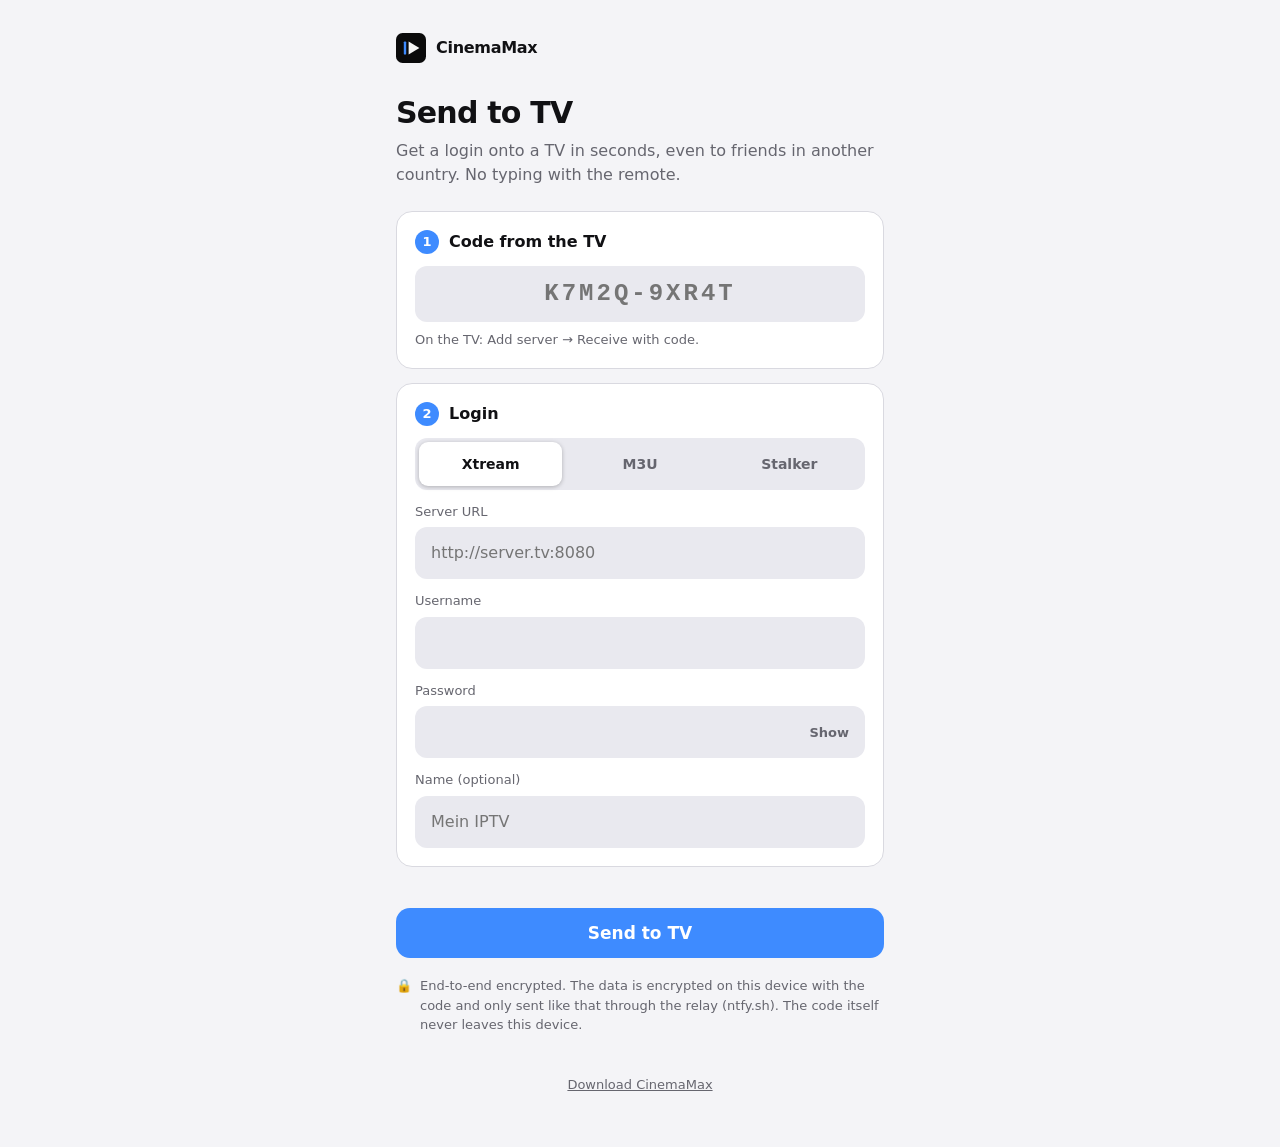
<file: docs/tv/index.html>
<!doctype html>
<html lang="de">
<head>
  <meta charset="utf-8">
  <meta name="viewport" content="width=device-width, initial-scale=1, viewport-fit=cover, interactive-widget=resizes-content">
  <title>An Fernseher senden · CinemaMax</title>
  <meta name="description" content="Xtream-Codes-, M3U- oder Stalker-Zugang verschlüsselt an einen Fernseher mit CinemaMax senden, von überall.">
  <meta name="robots" content="noindex">
  <meta name="referrer" content="no-referrer">
  <meta name="theme-color" content="#0A0A0B" media="(prefers-color-scheme: dark)">
  <meta name="theme-color" content="#F5F5F7" media="(prefers-color-scheme: light)">
  <link rel="icon" href="../assets/logo.svg" type="image/svg+xml">
  <link rel="apple-touch-icon" href="../assets/icon-192.png">
  <style>
    :root {
      --accent: #3E8BFF; --bg: #0A0A0B; --surface: #141416; --surface2: #1D1D21; --line: #2A2A30;
      --text: #F5F5F7; --dim: #8E8E96; --ok: #3DD68C; --err: #FF6369; --radius: 16px;
      color-scheme: dark;
    }
    @media (prefers-color-scheme: light) {
      :root { --bg: #F4F4F7; --surface: #fff; --surface2: #E9E9EF; --line: #D9D9E0; --text: #111114; --dim: #66666F; --ok: #12A150; --err: #D92D3A; color-scheme: light; }
    }
    * { box-sizing: border-box; }
    html, body { margin: 0; background: var(--bg); color: var(--text); }
    body { font: 16px/1.5 system-ui, -apple-system, "Segoe UI", Roboto, sans-serif; -webkit-font-smoothing: antialiased; }
    main { max-width: 520px; margin: 0 auto; padding: max(20px, env(safe-area-inset-top)) max(16px, env(safe-area-inset-right)) calc(40px + env(safe-area-inset-bottom)) max(16px, env(safe-area-inset-left)); }
    input, label { scroll-margin-block: 24px 40vh; }
    header { display: flex; align-items: center; gap: 10px; margin: 6px 0 26px; }
    header img { width: 30px; height: 30px; }
    header a { display: inline-flex; align-items: center; min-height: 44px; color: inherit; text-decoration: none; font-weight: 800; letter-spacing: -.3px; }
    h1 { font-size: 30px; line-height: 1.15; letter-spacing: -.8px; margin: 0 0 8px; }
    .lead { color: var(--dim); margin: 0 0 24px; }
    .card { background: var(--surface); border: 1px solid var(--line); border-radius: var(--radius); padding: 18px; margin-bottom: 14px; }
    .step { display: flex; align-items: center; gap: 10px; font-weight: 700; margin-bottom: 12px; }
    .num { width: 24px; height: 24px; border-radius: 50%; background: var(--accent); color: #fff; display: grid; place-items: center; font-size: 13px; flex: none; }
    label { display: block; font-size: 13px; color: var(--dim); margin: 12px 0 6px; }
    input { width: 100%; font: inherit; color: var(--text); background: var(--surface2); border: 2px solid transparent; border-radius: 12px; padding: 12px 14px; outline: none; transition: border-color .15s; }
    input:focus { border-color: var(--accent); }
    input.code { font: 700 24px/1.2 ui-monospace, SFMono-Regular, Menlo, Consolas, monospace; letter-spacing: 3px; text-align: center; text-transform: uppercase; }
    .hint { font-size: 13px; color: var(--dim); margin-top: 8px; min-height: 1.2em; }
    .hint.ok { color: var(--ok); }
    .hint.err { color: var(--err); }
    .msg { margin: 0 0 12px; }
    .seg { display: grid; grid-template-columns: repeat(3, 1fr); gap: 6px; background: var(--surface2); padding: 4px; border-radius: 12px; }
    .seg button { font: 600 14px system-ui, sans-serif; color: var(--dim); background: none; border: 0; border-radius: 9px; min-height: 44px; padding: 10px 4px; cursor: pointer; }
    .seg button[aria-pressed="true"] { background: var(--surface); color: var(--text); box-shadow: 0 1px 4px rgba(0,0,0,.25); }
    /* Feld und „Zeigen“ nebeneinander in einem Rahmen: der Knopf liegt nie über dem Text */
    .pw { display: flex; align-items: center; background: var(--surface2); border: 2px solid transparent; border-radius: 12px; transition: border-color .15s; }
    .pw:focus-within { border-color: var(--accent); }
    .pw input { flex: 1; min-width: 0; border: 0; background: none; }
    .pw button { flex: none; min-height: 44px; background: none; border: 0; color: var(--dim); font: 600 13px system-ui; padding: 0 14px; cursor: pointer; }
    .send { width: 100%; font: 700 17px system-ui, sans-serif; color: #fff; background: var(--accent); border: 0; border-radius: 14px; padding: 15px; cursor: pointer; transition: transform .1s, opacity .15s; }
    .send:active { transform: scale(.98); }
    .send:disabled { opacity: .5; cursor: default; }
    ol.status { list-style: none; padding: 0; margin: 16px 0 0; }
    ol.status li { display: flex; gap: 10px; align-items: center; padding: 6px 0; color: var(--dim); }
    ol.status li .dot { width: 18px; height: 18px; border-radius: 50%; border: 2px solid var(--line); flex: none; display: grid; place-items: center; font-size: 11px; }
    ol.status li.busy .dot { border-color: var(--accent); border-top-color: transparent; animation: spin .8s linear infinite; }
    ol.status li.done { color: var(--text); }
    ol.status li.done .dot { background: var(--ok); border-color: var(--ok); color: #fff; }
    ol.status li.fail { color: var(--err); }
    ol.status li.fail .dot { background: var(--err); border-color: var(--err); color: #fff; }
    @keyframes spin { to { transform: rotate(360deg); } }
    .note { display: flex; gap: 8px; font-size: 13px; color: var(--dim); margin-top: 18px; }
    .hidden { display: none; }
    footer { text-align: center; font-size: 13px; color: var(--dim); margin-top: 28px; }
    footer a { display: inline-flex; align-items: center; min-height: 44px; color: var(--dim); }
  </style>
</head>
<body>
<main>
  <header><img src="../assets/logo.svg" alt=""><a href="../">CinemaMax</a></header>

  <h1 data-t="title">An Fernseher senden</h1>
  <p class="lead" data-t="lead">Zugangsdaten in Sekunden auf einen Fernseher bringen, auch zu Freunden in einem anderen Land. Ohne Tippen mit der Fernbedienung.</p>

  <form id="form" autocomplete="off" novalidate>
    <section class="card">
      <div class="step"><span class="num">1</span><span data-t="s1">Code vom Fernseher</span></div>
      <input id="code" class="code" inputmode="text" autocapitalize="characters" spellcheck="false" maxlength="11" placeholder="K7M2Q-9XR4T" aria-label="Code">
      <div id="codeHint" class="hint" data-t="codeHint">Am Fernseher: Server hinzufügen → Per Code empfangen.</div>
    </section>

    <section class="card">
      <div class="step"><span class="num">2</span><span data-t="s2">Zugang</span></div>
      <div class="seg" role="group">
        <button type="button" data-type="xtream" aria-pressed="true">Xtream</button>
        <button type="button" data-type="m3u" aria-pressed="false">M3U</button>
        <button type="button" data-type="stalker" aria-pressed="false">Stalker</button>
      </div>
      <label for="url" id="urlLabel">Server-URL</label>
      <input id="url" type="url" inputmode="url" spellcheck="false" autocapitalize="off" placeholder="http://server.tv:8080">
      <div class="f-xtream">
        <label for="user" data-t="user">Benutzername</label>
        <input id="user" spellcheck="false" autocapitalize="off">
        <label for="pass" data-t="pass">Passwort</label>
        <div class="pw"><input id="pass" type="password" spellcheck="false" autocapitalize="off"><button type="button" id="show" data-t="show">Zeigen</button></div>
      </div>
      <div class="f-stalker hidden">
        <label for="mac" data-t="mac">MAC-Adresse</label>
        <input id="mac" spellcheck="false" autocapitalize="characters" placeholder="00:1A:79:XX:XX:XX">
      </div>
      <label for="name" data-t="name">Name (optional)</label>
      <input id="name" placeholder="Mein IPTV">
    </section>

    <div id="msg" class="hint msg" role="alert"></div>
    <button class="send" id="send" type="submit" data-t="send">An Fernseher senden</button>

    <ol class="status hidden" id="status">
      <li data-s="seal"><span class="dot"></span><span data-t="st1">Verschlüsselt</span></li>
      <li data-s="sent"><span class="dot"></span><span data-t="st2">Gesendet</span></li>
      <li data-s="received"><span class="dot"></span><span data-t="st3">Am Fernseher angekommen</span></li>
      <li data-s="ok"><span class="dot"></span><span data-t="st4">Fernseher verbunden</span></li>
    </ol>
  </form>

  <p class="note"><span aria-hidden="true">🔒</span><span data-t="note">Ende-zu-Ende verschlüsselt. Die Daten werden auf diesem Gerät mit dem Code verschlüsselt und nur so über den Vermittler (ntfy.sh) übertragen. Der Code selbst verlässt dieses Gerät nie.</span></p>
  <footer><a href="../" data-t="home">CinemaMax herunterladen</a></footer>
</main>

<script type="module">
  import { link, normalize } from './tvlink.js';

  const T = {
    en: {
      title: 'Send to TV', lead: 'Get a login onto a TV in seconds, even to friends in another country. No typing with the remote.',
      s1: 'Code from the TV', codeHint: 'On the TV: Add server → Receive with code.', s2: 'Login', user: 'Username', pass: 'Password',
      show: 'Show', hide: 'Hide', mac: 'MAC address', name: 'Name (optional)', send: 'Send to TV', st1: 'Encrypted', st2: 'Sent',
      st3: 'Arrived on the TV', st4: 'TV connected', home: 'Download CinemaMax', url: 'Server URL', m3u: 'M3U link', portal: 'Portal URL',
      note: 'End-to-end encrypted. The data is encrypted on this device with the code and only sent like that through the relay (ntfy.sh). The code itself never leaves this device.',
      fromQr: 'Code taken from the QR code ✓', badCode: 'The code has 10 characters, e.g. K7M2Q-9XR4T.', needUrl: 'Please enter the address.',
      noAnswer: 'No answer from the TV. Is the code still shown there?', tvSays: 'The TV reports: ', gotXtream: 'Xtream login found in the link ✓',
      badMac: 'MAC address looks wrong (00:1A:79:XX:XX:XX).',
    },
    tr: {
      title: 'Televizyona gönder', lead: 'Girişi saniyeler içinde bir televizyona aktar, başka ülkedeki arkadaşlara bile. Kumandayla yazmadan.',
      s1: 'Televizyondaki kod', codeHint: 'Televizyonda: Sunucu ekle → Kodla al.', s2: 'Giriş', user: 'Kullanıcı adı', pass: 'Şifre',
      show: 'Göster', hide: 'Gizle', mac: 'MAC adresi', name: 'Ad (isteğe bağlı)', send: 'Televizyona gönder', st1: 'Şifrelendi', st2: 'Gönderildi',
      st3: 'Televizyona ulaştı', st4: 'Televizyon bağlandı', home: 'CinemaMax indir', url: 'Sunucu URL', m3u: 'M3U bağlantısı', portal: 'Portal URL',
      note: 'Uçtan uca şifreli. Veriler bu cihazda kodla şifrelenir ve aracı (ntfy.sh) üzerinden yalnızca şifreli gönderilir. Kodun kendisi bu cihazdan asla çıkmaz.',
      fromQr: 'Kod QR koddan alındı ✓', badCode: 'Kod 10 karakterden oluşur, ör. K7M2Q-9XR4T.', needUrl: 'Lütfen adresi gir.',
      noAnswer: 'Televizyondan yanıt yok. Kod hâlâ ekranda mı?', tvSays: 'Televizyon bildiriyor: ', gotXtream: 'Bağlantıda Xtream girişi bulundu ✓',
      badMac: 'MAC adresi hatalı görünüyor (00:1A:79:XX:XX:XX).',
    },
    de: {
      st1: 'Verschlüsselt', st2: 'Gesendet', st3: 'Am Fernseher angekommen', st4: 'Fernseher verbunden',
      show: 'Zeigen', hide: 'Verbergen', url: 'Server-URL', m3u: 'M3U-Link', portal: 'Portal-URL',
      fromQr: 'Code aus dem QR-Code übernommen ✓', badCode: 'Der Code hat 10 Zeichen, z. B. K7M2Q-9XR4T.', needUrl: 'Bitte die Adresse eingeben.',
      noAnswer: 'Keine Antwort vom Fernseher. Ist der Code dort noch zu sehen?', tvSays: 'Der Fernseher meldet: ', gotXtream: 'Xtream-Zugang im Link erkannt ✓',
      badMac: 'MAC-Adresse sieht falsch aus (00:1A:79:XX:XX:XX).',
    },
  };
  const lang = (navigator.language || 'de').slice(0, 2);
  const L = lang === 'de' ? T.de : (T[lang] || T.en);
  if (lang !== 'de') {
    document.documentElement.lang = T[lang] ? lang : 'en';
    document.querySelectorAll('[data-t]').forEach((el) => { if (L[el.dataset.t]) el.textContent = L[el.dataset.t]; });
    document.title = L.title + ' · CinemaMax';
  }
  const t = (k) => L[k] ?? T.de[k];

  const $ = (id) => document.getElementById(id);
  const code = $('code'), hint = $('codeHint');
  /** Meldung über dem Senden-Knopf; ok = grün, sonst rot. */
  function say(text, ok = false) { $('msg').textContent = text; $('msg').className = 'hint msg ' + (ok ? 'ok' : 'err'); }
  let type = 'xtream';

  // Code aus dem QR-Link („…/tv/#K7M2Q9XR4T“) übernehmen und aus dem Verlauf entfernen
  const fromHash = normalize(location.hash.slice(1));
  if (fromHash) {
    code.value = fromHash.slice(0, 5) + '-' + fromHash.slice(5);
    hint.textContent = t('fromQr');
    hint.classList.add('ok');
    history.replaceState(null, '', location.pathname);
  }
  code.addEventListener('input', () => {
    const raw = code.value.toUpperCase().replace(/[^0-9A-Z]/g, '').slice(0, 10);
    code.value = raw.length > 5 ? raw.slice(0, 5) + '-' + raw.slice(5) : raw;
    hint.classList.remove('ok');
  });

  function setType(next) {
    type = next;
    document.querySelectorAll('.seg button').forEach((b) => b.setAttribute('aria-pressed', b.dataset.type === type));
    document.querySelector('.f-xtream').classList.toggle('hidden', type !== 'xtream');
    document.querySelector('.f-stalker').classList.toggle('hidden', type !== 'stalker');
    $('urlLabel').textContent = t(type === 'xtream' ? 'url' : type === 'm3u' ? 'm3u' : 'portal');
    $('url').placeholder = { xtream: 'http://server.tv:8080', m3u: 'http://server.tv/get.php?username=…', stalker: 'http://portal.tv/c/' }[type];
  }
  document.querySelectorAll('.seg button').forEach((b) => b.addEventListener('click', () => setType(b.dataset.type)));
  setType('xtream');

  // Eingefügter get.php-/player_api.php-Link: Felder für Xtream ausfüllen
  $('url').addEventListener('input', () => {
    try {
      const u = new URL($('url').value.trim());
      const file = u.pathname.split('/').pop();
      if ((file === 'get.php' || file === 'player_api.php') && u.searchParams.get('username')) {
        $('user').value = u.searchParams.get('username');
        $('pass').value = u.searchParams.get('password') || '';
        $('url').value = u.origin + u.pathname.slice(0, u.pathname.lastIndexOf('/'));
        setType('xtream');
        say(t('gotXtream'), true);
      }
    } catch { /* noch keine vollständige Adresse */ }
  });
  $('show').addEventListener('click', () => {
    const p = $('pass');
    p.type = p.type === 'password' ? 'text' : 'password';
    $('show').textContent = t(p.type === 'password' ? 'show' : 'hide');
  });

  const steps = ['seal', 'sent', 'received', 'ok'];
  function progress(done, failText) {
    $('status').classList.remove('hidden');
    document.querySelectorAll('#status li').forEach((li) => {
      const i = steps.indexOf(li.dataset.s), d = steps.indexOf(done);
      li.className = i <= d ? 'done' : i === d + 1 ? (failText ? 'fail' : 'busy') : '';
      li.querySelector('.dot').textContent = i <= d ? '✓' : i === d + 1 && failText ? '!' : '';
      if (i === d + 1 && failText) li.lastElementChild.textContent = failText;
    });
  }
  function resetSteps() {
    document.querySelectorAll('#status li').forEach((li, i) => { li.lastElementChild.textContent = t('st' + (i + 1)); });
  }

  let stop = null, timer = null;
  $('form').addEventListener('submit', async (e) => {
    e.preventDefault();
    const c = normalize(code.value);
    if (!c) { say(t('badCode')); code.focus(); return; }
    let url = $('url').value.trim();
    if (!url) { say(t('needUrl')); $('url').focus(); return; }
    if (!/^[a-z]+:\/\//i.test(url)) url = 'http://' + url;
    const mac = $('mac').value.trim().toUpperCase();
    if (type === 'stalker' && mac.replace(/[^0-9A-F]/g, '').length !== 12) { say(t('badMac')); $('mac').focus(); return; }
    say('');

    $('send').disabled = true;
    finished = false; replied = false;
    stop?.(); clearTimeout(timer); resetSteps();
    progress('', null);
    try {
      const l = await link(c);
      progress('seal', null);
      // Erst zuhören, dann senden: keine Rückmeldung verpassen
      stop = l.listen((m) => {
        if (m.k !== 'status') return;
        // Reihenfolge beim Relay nicht garantiert: nie zurückspringen
        replied = true;
        if (m.state === 'received') { if (!finished) progress('received', null); }
        else if (m.state === 'ok') { progress('ok', null); finish(); }
        else { progress('received', t('tvSays') + (m.text || '')); finish(); }
      });
      await l.send({
        k: 'server', type, url, name: $('name').value.trim(),
        user: type === 'xtream' ? $('user').value.trim() : '', pass: type === 'xtream' ? $('pass').value : '',
        mac: type === 'stalker' ? mac : '',
      });
      // Fernseher kann schon vor dem Ende von send geantwortet haben: dann nicht zurückspringen
      if (!replied) {
        progress('sent', null);
        timer = setTimeout(() => {
          if (!replied) { progress('sent', t('noAnswer')); finish(); }
        }, 40000);
      }
    } catch (err) {
      progress('', String(err.message || err));
      finish();
    }
  });
  let finished = false, replied = false;
  function finish() { finished = true; clearTimeout(timer); stop?.(); stop = null; $('send').disabled = false; }
</script>
</body>
</html>
</file>
<file: docs/style.css>
/* CinemaMax Website: gleiche Farben und Formen wie die App */

:root {
  --accent: #3E8BFF;
  --bg: #0A0A0B;
  --surface: #141416;
  --surface2: #1D1D21;
  --line: #2A2A30;
  --text: #F5F5F7;
  --dim: #8E8E96;
  --on-accent: #fff;
  --shadow: 0 30px 80px -30px rgba(0, 0, 0, .8);
  --screen: #0A0A0B; /* App-Vorschau bleibt dunkel wie die App */
  --radius: 18px;
  --ease: cubic-bezier(.2, .8, .2, 1);
  --ease-out: cubic-bezier(.16, 1, .3, 1);
  color-scheme: dark;
}

/* Hell: nach System, außer der Nutzer hat selbst gewählt */
@media (prefers-color-scheme: light) {
  :root:not([data-theme="dark"]) {
    --bg: #F4F4F7;
    --surface: #FFFFFF;
    --surface2: #E9E9EF;
    --line: #D9D9E0;
    --text: #111114;
    --dim: #66666F;
    --shadow: 0 30px 80px -40px rgba(20, 20, 40, .35);
    color-scheme: light;
  }
}
:root[data-theme="light"] {
  --bg: #F4F4F7;
  --surface: #FFFFFF;
  --surface2: #E9E9EF;
  --line: #D9D9E0;
  --text: #111114;
  --dim: #66666F;
  --shadow: 0 30px 80px -40px rgba(20, 20, 40, .35);
  color-scheme: light;
}

* { box-sizing: border-box; }
html { scroll-behavior: smooth; -webkit-text-size-adjust: 100%; }
body {
  margin: 0;
  background: var(--bg);
  color: var(--text);
  font: 400 17px/1.55 ui-sans-serif, -apple-system, BlinkMacSystemFont, "Segoe UI Variable", "Segoe UI", Roboto, "Noto Sans", Ubuntu, sans-serif;
  -webkit-font-smoothing: antialiased;
  overflow-x: hidden;
  transition: background-color .4s var(--ease), color .4s var(--ease);
}
img, svg { display: block; }
a { color: inherit; }
button { font: inherit; color: inherit; background: none; border: 0; padding: 0; cursor: pointer; }
h1, h2, h3 { margin: 0; letter-spacing: -.03em; line-height: 1.05; text-wrap: balance; }
p { margin: 0; }
code, kbd, pre { font-family: ui-monospace, "SF Mono", "JetBrains Mono", "Cascadia Code", Consolas, monospace; }
.dim { color: var(--dim); }
.accent-text { color: var(--accent); }
::selection { background: color-mix(in srgb, var(--accent) 35%, transparent); }

/* Fokus: wie in der App, gut sichtbar auf dem Fernseher */
:focus { outline: none; }
:focus-visible {
  outline: 3px solid var(--accent);
  outline-offset: 3px;
  border-radius: 12px;
}

.skip {
  position: absolute; left: 16px; top: -60px; z-index: 100;
  background: var(--accent); color: var(--on-accent); padding: 10px 16px; border-radius: 10px; font-weight: 700;
  transition: top .2s;
}
.skip:focus { top: 12px; }

/* ---------- Knöpfe ---------- */
.btn {
  display: inline-flex; align-items: center; gap: 10px;
  border-radius: 100px; font-weight: 700; text-decoration: none; white-space: nowrap;
  transition: transform .25s var(--ease), background-color .25s, box-shadow .25s, color .25s;
  will-change: transform;
}
.btn svg { width: 20px; height: 20px; }
.btn-sm { padding: 8px 14px; font-size: 14px; }
.btn-sm svg { width: 16px; height: 16px; }
.btn-lg { padding: 15px 26px; font-size: 17px; }
.btn-primary { background: var(--accent); color: var(--on-accent); box-shadow: 0 10px 30px -10px color-mix(in srgb, var(--accent) 70%, transparent); }
.btn-ghost { background: var(--surface2); }
.btn:hover, .btn:focus-visible { transform: translateY(-2px) scale(1.03); }
.btn:active { transform: scale(.97); }

/* ---------- Navigation ---------- */
.nav {
  position: sticky; top: 0; z-index: 50;
  display: flex; align-items: center; gap: 24px;
  /* Handy: Platz für Statusleiste, Kamera-Loch und seitlichen Ausschnitt (quer) */
  padding: calc(14px + env(safe-area-inset-top)) max(calc(20px + env(safe-area-inset-right)), calc((100vw - 1200px) / 2))
    14px max(calc(20px + env(safe-area-inset-left)), calc((100vw - 1200px) / 2));
  background: color-mix(in srgb, var(--bg) 78%, transparent);
  backdrop-filter: saturate(1.6) blur(18px);
  -webkit-backdrop-filter: saturate(1.6) blur(18px);
  border-bottom: 1px solid transparent;
  transition: border-color .3s, background-color .4s;
}
.nav.scrolled { border-color: var(--line); }
.brand { display: inline-flex; align-items: center; gap: 10px; text-decoration: none; font-weight: 800; font-size: 19px; letter-spacing: -.03em; }
.brand-bar { display: inline-block; width: 9px; height: 22px; border-radius: 3px; background: var(--accent); transition: background-color .4s; }
.nav-links { display: flex; gap: 6px; margin-left: auto; }
.nav-links a {
  position: relative; white-space: nowrap; padding: 8px 12px; border-radius: 10px; text-decoration: none; font-size: 15px; color: var(--dim);
  transition: color .2s, background-color .2s;
}
.nav-links a:hover, .nav-links a:focus-visible, .nav-links a.active { color: var(--text); }
.nav-links a::after {
  content: ""; position: absolute; left: 12px; right: 12px; bottom: 3px; height: 2px; border-radius: 2px;
  background: var(--accent); transform: scaleX(0); transition: transform .35s var(--ease-out);
}
.nav-links a.active::after { transform: scaleX(1); }
.nav-actions { display: flex; align-items: center; gap: 12px; }
.nav > .brand, .nav-actions > * { min-height: 44px; }

/* Hell/Dunkel-Schalter: Knopf rollt, Sonne wird zum Mond */
.theme-switch { padding: 4px; border-radius: 100px; }
.theme-track {
  position: relative; display: block; width: 58px; height: 32px; border-radius: 100px;
  background: var(--surface2); border: 1px solid var(--line);
  transition: background-color .4s;
}
.theme-knob {
  position: absolute; top: 3px; left: 3px; width: 24px; height: 24px; border-radius: 50%;
  background: var(--text); transform: translateX(26px) rotate(0deg);
  transition: transform .55s var(--ease-out), background-color .4s;
}
.sun, .moon { position: absolute; inset: 0; border-radius: 50%; transition: transform .55s var(--ease-out), opacity .3s; }
.sun { background: #FFB547; box-shadow: 0 0 0 3px color-mix(in srgb, #FFB547 30%, transparent); transform: scale(.4); opacity: 0; }
.moon { background: var(--surface2); transform: translate(7px, -5px) scale(.78); }
[data-mode="light"] .theme-knob { transform: translateX(0) rotate(-180deg); background: #FFB547; }
[data-mode="light"] .sun { transform: scale(.62); opacity: 1; }
[data-mode="light"] .moon { transform: translate(18px, -18px) scale(.4); opacity: 0; }

/* Kreisförmige Überblendung beim Theme-Wechsel (View Transitions API) */
::view-transition-old(root), ::view-transition-new(root) { animation: none; mix-blend-mode: normal; }
::view-transition-new(root) { animation: reveal .7s var(--ease-out); }
@keyframes reveal {
  from { clip-path: circle(0 at var(--vt-x, 90%) var(--vt-y, 30px)); }
  to { clip-path: circle(150vmax at var(--vt-x, 90%) var(--vt-y, 30px)); }
}

/* ---------- Hero ---------- */
.hero { padding: clamp(40px, 8vh, 90px) 20px 40px; text-align: center; }
.intro {
  display: inline-flex; align-items: center; gap: 14px; height: 76px; margin-bottom: clamp(26px, 5vh, 44px);
}
.intro-bar {
  width: 15px; height: 76px; border-radius: 5px; background: var(--accent);
  transform: scaleY(0); animation: barIn .6s var(--ease-out) .1s forwards;
}
.intro-stage { position: relative; display: inline-flex; align-items: center; min-width: 62px; height: 76px; }
.intro-word {
  font-size: 60px; font-weight: 800; letter-spacing: -.045em; line-height: 1;
  clip-path: inset(0 100% 0 0); opacity: 0;
  animation: wordIn 1s var(--ease-out) .95s forwards;
}
.intro-tri {
  position: absolute; left: 0; top: 0; width: 62px; height: 76px; fill: var(--text);
  opacity: 0; transform: scale(.4) rotate(-28deg);
  animation: triLand .5s cubic-bezier(.34, 1.56, .64, 1) .3s forwards, triFire .38s cubic-bezier(.55, 0, .9, .4) .82s forwards;
}
@keyframes barIn { to { transform: scaleY(1); } }
@keyframes triLand { to { opacity: 1; transform: scale(1) rotate(0); } }
@keyframes triFire { from { opacity: 1; transform: none; } to { opacity: 0; transform: translateX(480px) scaleX(2.6) scaleY(.5); } }
@keyframes wordIn {
  0% { clip-path: inset(0 100% 0 0); opacity: 0; letter-spacing: .1em; }
  100% { clip-path: inset(0 0 0 0); opacity: 1; letter-spacing: -.045em; }
}

.hero-title { font-size: clamp(42px, 8vw, 104px); font-weight: 800; letter-spacing: -.05em; }
.hero-title .line { display: block; overflow: hidden; padding-bottom: .06em; }
.hero-title .line > span { display: inline-block; transform: translateY(105%); animation: rise .9s var(--ease-out) forwards; }
.hero-title .line:nth-child(1) > span { animation-delay: 1.35s; }
.hero-title .line:nth-child(2) > span { animation-delay: 1.48s; }
@keyframes rise { to { transform: none; } }
.hero-sub { max-width: 640px; margin: 24px auto 0; font-size: clamp(17px, 2vw, 20px); color: var(--dim); }
.hero-cta { display: flex; flex-wrap: wrap; align-items: center; justify-content: center; gap: 12px; margin-top: 32px; }
.hero-meta { margin-top: 18px; font-size: 14px; color: var(--dim); }

.sound-btn { display: inline-flex; align-items: center; gap: 10px; padding: 12px 14px; border-radius: 100px; color: var(--dim); font-size: 15px; transition: color .2s, background-color .2s; }
.sound-btn:hover, .sound-btn:focus-visible { color: var(--text); background: var(--surface2); }
.sound-bars { display: inline-flex; align-items: flex-end; gap: 2px; height: 14px; }
.sound-bars i { width: 3px; height: 30%; border-radius: 2px; background: currentColor; }
.sound-btn.playing { color: var(--accent); }
.sound-btn.playing .sound-bars i { animation: eq .5s ease-in-out infinite alternate; }
.sound-bars i:nth-child(2) { animation-delay: .15s !important; }
.sound-bars i:nth-child(3) { animation-delay: .3s !important; }
.sound-bars i:nth-child(4) { animation-delay: .08s !important; }
@keyframes eq { from { height: 20%; } to { height: 100%; } }

/* Einblenden beim Scrollen */
.reveal { opacity: 0; transform: translateY(28px); transition: opacity .8s var(--ease-out), transform .8s var(--ease-out); transition-delay: var(--d, 0s); }
.reveal.in { opacity: 1; transform: none; }
html:not(.ready) .hero .reveal { transition-delay: calc(1.6s + var(--d, 0s)); }

/* ---------- App-Vorschau ---------- */
.demo-wrap { max-width: 1120px; margin: clamp(48px, 9vh, 90px) auto 0; }
.device-switch {
  position: relative; display: inline-flex; padding: 4px; margin-bottom: 26px; border-radius: 100px;
  background: var(--surface2); border: 1px solid var(--line);
}
.device-switch button { position: relative; z-index: 1; min-height: 44px; padding: 9px 18px; border-radius: 100px; font-weight: 600; font-size: 15px; color: var(--dim); transition: color .3s; }
.device-switch button[aria-selected="true"] { color: var(--on-accent); }
.device-indicator {
  position: absolute; top: 4px; bottom: 4px; left: 0; width: 0; border-radius: 100px; background: var(--accent);
  transition: transform .5s var(--ease-out), width .5s var(--ease-out);
}

.device {
  --w: 1100px; --h: 618px;
  position: relative; margin: 0 auto; width: min(var(--w), 100%); aspect-ratio: var(--ar, 16 / 9);
  border-radius: 22px; padding: 12px; background: #1A1A1E;
  box-shadow: var(--shadow), inset 0 0 0 1px rgba(255, 255, 255, .06);
  transition: width .7s var(--ease-out), aspect-ratio .7s var(--ease-out), border-radius .7s var(--ease-out), padding .7s var(--ease-out);
}
.device[data-device="tv"]::after {
  /* Standfuß */
  content: ""; position: absolute; left: 50%; bottom: -26px; width: 26%; height: 14px; transform: translateX(-50%);
  border-radius: 0 0 14px 14px; background: linear-gradient(#26262B, #18181C);
}
.device[data-device="desktop"] { --ar: 16 / 10; width: min(980px, 100%); border-radius: 14px; padding: 30px 8px 8px; }
.device[data-device="desktop"]::before {
  content: ""; position: absolute; top: 11px; left: 14px; width: 9px; height: 9px; border-radius: 50%;
  background: #FF5F57; box-shadow: 15px 0 #FEBC2E, 30px 0 #28C840;
}
.device[data-device="phone"] { --ar: 9 / 19.5; width: min(340px, 82vw); border-radius: 44px; padding: 12px; }

.screen {
  position: relative; display: flex; width: 100%; height: 100%; overflow: hidden; border-radius: 12px;
  background: var(--screen); color: #F5F5F7; text-align: left; container-type: size;
  font-size: clamp(9px, 1.45cqw, 15px);
}
.device[data-device="phone"] .screen { border-radius: 34px; flex-direction: column-reverse; font-size: clamp(10px, 4cqw, 15px); }

/* Seitenleiste der Vorschau */
.d-nav { display: flex; flex-direction: column; gap: .3em; width: 15.5em; padding: 1.6em .9em; background: #141416; flex-shrink: 0; transition: width .5s var(--ease-out); }
.d-logo { display: flex; align-items: center; gap: .6em; padding: 0 .8em 1.6em; font-weight: 800; font-size: 1.15em; letter-spacing: -.03em; }
.d-logo .brand-bar { width: .55em; height: 1.3em; }
.d-tab {
  display: flex; align-items: center; gap: 1em; padding: .75em .9em; border-radius: .6em; font-size: 1em; color: rgba(255,255,255,.7);
  transition: background-color .2s, color .2s, box-shadow .2s;
}
.d-tab svg { width: 1.45em; height: 1.45em; fill: currentColor; flex-shrink: 0; }
.d-tab[aria-current="true"] { color: #fff; font-weight: 700; }
.d-tab[aria-current="true"] svg { fill: var(--accent); }
.d-tab:hover, .d-tab:focus-visible { background: rgba(255, 255, 255, .1); color: #fff; outline: none; box-shadow: inset 0 0 0 2px var(--accent); }
.device[data-device="phone"] .d-nav {
  flex-direction: row; justify-content: space-around; width: auto; padding: .5em .4em 1.1em; gap: 0;
}
.device[data-device="phone"] .d-logo, .device[data-device="phone"] .d-tab[data-tab="guide"] { display: none; }
.device[data-device="phone"] .d-tab { flex-direction: column; gap: .25em; padding: .5em .3em; font-size: .78em; }
.device[data-device="phone"] .d-tab svg { width: 1.9em; height: 1.9em; }

.d-main { flex: 1; display: flex; flex-direction: column; min-width: 0; min-height: 0; }
.d-head { display: flex; align-items: baseline; gap: .9em; padding: 1.4em 2em .6em; }
.d-title { font-size: 2em; font-weight: 800; letter-spacing: -.04em; }
.d-source { color: #8E8E96; font-size: .9em; }
.d-clock { margin-left: auto; font-weight: 600; font-variant-numeric: tabular-nums; font-size: 1.1em; }
.device[data-device="phone"] .d-head { padding: 2.6em 1.2em .4em; }
.device[data-device="phone"] .d-source { display: none; }

.d-body { flex: 1; display: flex; min-height: 0; animation: fadeIn .45s var(--ease-out); }
@keyframes fadeIn { from { opacity: 0; transform: translateY(10px); } to { opacity: 1; transform: none; } }
.d-cats { width: 15em; padding: .6em .6em 1em 1.6em; overflow: auto; flex-shrink: 0; border-right: 1px solid #2A2A30; scrollbar-width: none; }
.d-cat {
  display: flex; align-items: center; justify-content: space-between; width: 100%; padding: .62em .8em; margin-bottom: .15em;
  border-radius: .5em; color: rgba(255,255,255,.7); font-size: .95em; text-align: left; transition: background-color .2s, color .2s;
}
.d-cat i { font-style: normal; font-size: .82em; padding: .1em .55em; border-radius: 1em; background: rgba(255,255,255,.08); color: rgba(255,255,255,.6); }
.d-cat.sel { color: #fff; font-weight: 700; background: color-mix(in srgb, var(--accent) 18%, transparent); }
.d-cat:focus-visible, .d-cat:hover { outline: none; box-shadow: inset 0 0 0 2px var(--accent); }
.d-cat-head { padding: .9em .8em .5em; font-size: .72em; font-weight: 700; letter-spacing: .12em; color: #8E8E96; }
.device[data-device="phone"] .d-body { flex-direction: column; }
.device[data-device="phone"] .d-cats { display: flex; width: auto; gap: .5em; padding: .4em 1.2em .8em; border: 0; overflow-x: auto; }
.device[data-device="phone"] .d-cat { width: auto; white-space: nowrap; background: #1D1D21; border-radius: 2em; margin: 0; }
.device[data-device="phone"] .d-cat i, .device[data-device="phone"] .d-cat-head { display: none; }
.device[data-device="phone"] .d-cat.sel { background: #fff; color: #000; }

.d-grid {
  flex: 1; display: grid; grid-template-columns: repeat(auto-fill, minmax(11.5em, 1fr)); gap: 1.2em;
  padding: 1em 2em 2em 1.6em; overflow: auto; align-content: start; scrollbar-width: none;
}
.d-grid.posters { grid-template-columns: repeat(auto-fill, minmax(8.5em, 1fr)); }
.device[data-device="phone"] .d-grid { grid-template-columns: repeat(2, minmax(0, 1fr)); padding: .4em 1.2em 1.2em; gap: .8em; }
.device[data-device="phone"] .d-grid.posters { grid-template-columns: repeat(3, minmax(0, 1fr)); }

.d-tile {
  position: relative; display: flex; flex-direction: column; align-items: center; justify-content: flex-end; gap: .25em;
  min-width: 0; aspect-ratio: 1.05; padding: .8em .7em; border-radius: .7em; background: #141416; color: #fff; text-align: center;
  transition: transform .25s var(--ease-out), box-shadow .25s; will-change: transform;
  animation: tileIn .5s var(--ease-out) backwards; animation-delay: calc(var(--i) * 28ms);
}
@keyframes tileIn { from { opacity: 0; transform: translateY(14px) scale(.96); } }
.d-tile:hover, .d-tile:focus-visible { outline: none; transform: scale(1.07); box-shadow: 0 0 0 2px #fff, 0 18px 40px -12px rgba(0,0,0,.9); z-index: 2; }
.d-logo-mark {
  flex: 1; display: grid; place-items: center; width: 100%; font-weight: 900; letter-spacing: -.05em; font-size: 1.9em;
  color: var(--c); font-style: italic;
}
.d-tile b { font-size: .9em; font-weight: 700; white-space: nowrap; overflow: hidden; text-overflow: ellipsis; max-width: 100%; }
.d-tile small { font-size: .76em; color: #8E8E96; white-space: nowrap; overflow: hidden; text-overflow: ellipsis; max-width: 100%; }
.d-tile .bar { width: 100%; height: .18em; border-radius: 1em; background: rgba(255,255,255,.12); overflow: hidden; }
.d-tile .bar i { display: block; height: 100%; width: var(--p); background: var(--accent); }

.d-poster { position: relative; display: flex; flex-direction: column; gap: .45em; text-align: left; transition: transform .25s var(--ease-out); animation: tileIn .5s var(--ease-out) backwards; animation-delay: calc(var(--i) * 28ms); }
.d-poster-art {
  position: relative; aspect-ratio: 2 / 3; border-radius: .6em; overflow: hidden;
  background: linear-gradient(160deg, var(--a), var(--b));
  display: flex; align-items: flex-end; padding: .7em; transition: box-shadow .25s, transform .25s var(--ease-out);
}
.d-poster-art::after { content: ""; position: absolute; inset: 0; background: radial-gradient(120% 70% at 30% 0%, rgba(255,255,255,.22), transparent 55%); }
.d-poster-art span { position: relative; z-index: 1; font-weight: 900; font-size: 1.15em; line-height: .95; letter-spacing: -.04em; text-transform: uppercase; color: #fff; text-shadow: 0 2px 12px rgba(0,0,0,.35); }
.d-poster b { font-size: .86em; color: #fff; white-space: nowrap; overflow: hidden; text-overflow: ellipsis; }
.d-poster small { font-size: .72em; color: #8E8E96; margin-top: -.4em; }
.d-poster:hover .d-poster-art, .d-poster:focus-visible .d-poster-art { transform: scale(1.07); box-shadow: 0 0 0 2px #fff, 0 20px 40px -12px rgba(0,0,0,.9); }
.d-poster:focus-visible { outline: none; }

/* Start-Seite der Vorschau */
.d-home { flex: 1; overflow: auto; padding: .4em 0 2em 2em; scrollbar-width: none; }
.d-row-title { margin: 1em 0 .7em; font-weight: 800; font-size: 1.05em; }
.d-row { display: flex; gap: 1em; overflow-x: auto; padding: .3em 2em .6em .2em; scrollbar-width: none; }
.d-row .d-poster { width: 8.5em; flex-shrink: 0; }
.d-row .d-tile { width: 11em; flex-shrink: 0; }
.d-hero-card {
  position: relative; display: flex; align-items: flex-end; height: 12em; margin: .2em 2em .4em 0; padding: 1.4em; border-radius: .9em; overflow: hidden;
  background: linear-gradient(110deg, #0F172A 20%, color-mix(in srgb, var(--accent) 60%, #0F172A));
  text-align: left; width: calc(100% - 2em); transition: box-shadow .25s, transform .25s var(--ease-out);
}
.d-hero-card:focus-visible, .d-hero-card:hover { outline: none; box-shadow: 0 0 0 2px #fff; transform: scale(1.01); }
.d-hero-card div b { display: block; font-size: 1.9em; font-weight: 900; letter-spacing: -.04em; line-height: 1; }
.d-hero-card div span { color: rgba(255,255,255,.75); font-size: .9em; }
.d-hero-card em { position: absolute; right: 1.4em; bottom: 1.4em; padding: .55em 1.1em; border-radius: 2em; background: var(--accent); color: var(--on-accent); font-style: normal; font-weight: 700; font-size: .9em; }

/* TV-Guide der Vorschau */
.d-guide { flex: 1; display: flex; min-height: 0; }
.d-guide-ch { width: 16em; overflow: auto; padding: .4em .6em 1em 1.6em; border-right: 1px solid #2A2A30; scrollbar-width: none; }
.d-guide-ch button { display: flex; align-items: center; gap: .7em; width: 100%; padding: .55em .6em; border-radius: .5em; text-align: left; }
.d-guide-ch button.sel { background: color-mix(in srgb, var(--accent) 18%, transparent); }
.d-guide-ch button:focus-visible, .d-guide-ch button:hover { outline: none; box-shadow: inset 0 0 0 2px var(--accent); }
.d-guide-ch .mk { width: 2.6em; text-align: center; font-weight: 900; font-style: italic; color: var(--c); }
.d-guide-ch b { display: block; font-size: .9em; }
.d-guide-ch small { display: block; color: #8E8E96; font-size: .75em; }
.d-progs { flex: 1; overflow: auto; padding: .4em 2em 1em 1em; scrollbar-width: none; }
.d-prog { display: flex; gap: 1.2em; width: 100%; padding: .75em 1em; margin-bottom: .35em; border-radius: .5em; text-align: left; border-left: 3px solid transparent; animation: tileIn .45s var(--ease-out) backwards; animation-delay: calc(var(--i) * 40ms); }
.d-prog time { width: 7.6em; flex-shrink: 0; color: rgba(255,255,255,.7); font-variant-numeric: tabular-nums; }
.d-prog b { display: block; }
.d-prog small { color: #8E8E96; font-size: .82em; }
.d-prog.now { background: color-mix(in srgb, var(--accent) 14%, transparent); border-left-color: var(--accent); }
.d-prog.past { opacity: .45; }
.d-prog:focus-visible, .d-prog:hover { outline: none; box-shadow: inset 0 0 0 2px var(--accent); }
.device[data-device="phone"] .d-guide-ch { display: none; }

/* Suche der Vorschau */
.d-search { flex: 1; padding: .6em 2em 2em; overflow: auto; }
.d-search-field { display: flex; align-items: center; gap: .7em; padding: .9em 1.1em; border-radius: .7em; background: #1D1D21; box-shadow: inset 0 0 0 2px var(--accent); font-size: 1.1em; }
.d-search-field svg { width: 1.2em; fill: #8E8E96; }
.d-search-field .caret { width: 2px; height: 1.2em; background: var(--accent); animation: blink 1s steps(1) infinite; }
@keyframes blink { 50% { opacity: 0; } }

/* Player der Vorschau */
.d-player { position: absolute; inset: 0; z-index: 5; background: #000; animation: playerIn .45s var(--ease-out); }
@keyframes playerIn { from { opacity: 0; transform: scale(1.04); } }
.d-video {
  position: absolute; inset: 0; overflow: hidden;
  background:
    radial-gradient(60% 80% at var(--x1, 30%) var(--y1, 40%), color-mix(in srgb, var(--v1, #3E8BFF) 85%, transparent), transparent 70%),
    radial-gradient(50% 70% at var(--x2, 75%) var(--y2, 65%), color-mix(in srgb, var(--v2, #14B8A6) 80%, transparent), transparent 70%),
    #05060A;
  animation: drift 9s ease-in-out infinite alternate;
}
.d-video::after { content: ""; position: absolute; inset: 0; background: repeating-linear-gradient(0deg, rgba(255,255,255,.025) 0 1px, transparent 1px 3px); }
@keyframes drift { 0% { filter: hue-rotate(0deg) saturate(1.1); transform: scale(1); } 100% { filter: hue-rotate(50deg) saturate(1.3); transform: scale(1.12); } }
.d-video-title { position: absolute; left: 50%; top: 46%; transform: translate(-50%, -50%); font-size: 3.4em; font-weight: 900; letter-spacing: -.05em; color: rgba(255,255,255,.14); white-space: nowrap; }
.d-osd { position: absolute; inset: 0; display: flex; flex-direction: column; justify-content: space-between; padding: 2em 2.4em; background: linear-gradient(rgba(0,0,0,.8), transparent 30%, transparent 55%, rgba(0,0,0,.9)); transition: opacity .4s; }
.d-player.hide-osd .d-osd { opacity: 0; }
.d-osd-top { display: flex; align-items: flex-start; gap: 1em; }
.d-osd-logo { font-weight: 900; font-style: italic; font-size: 1.6em; color: var(--c); width: 2.6em; }
.d-osd-top strong { display: block; font-size: 1.5em; letter-spacing: -.03em; }
.d-osd-top small { color: rgba(255,255,255,.75); }
.d-osd-clock { margin-left: auto; font-weight: 600; font-variant-numeric: tabular-nums; }
.d-progress { height: .3em; border-radius: 1em; background: rgba(255,255,255,.2); overflow: hidden; margin-bottom: 1em; }
.d-progress i { display: block; height: 100%; width: 40%; background: var(--accent); transition: width 1s linear; }
.d-btns { display: flex; align-items: center; gap: .4em; }
.d-spacer { flex: 1; }
.d-btn { display: grid; place-items: center; width: 2.9em; height: 2.9em; border-radius: 50%; transition: background-color .2s, transform .2s var(--ease-out); }
.d-btn svg { width: 1.6em; height: 1.6em; fill: #fff; }
.d-btn[data-act="rec"] svg { fill: #FF4D4F; }
.d-btn-big { width: 3.7em; height: 3.7em; }
.d-btn-big svg { width: 2.1em; height: 2.1em; }
.d-btn:hover, .d-btn:focus-visible { outline: none; background: rgba(255,255,255,.14); box-shadow: inset 0 0 0 2px var(--accent); transform: scale(1.12); }
.d-toast { position: absolute; top: 5.4em; right: 2.4em; padding: .7em 1.1em; border-radius: .6em; background: rgba(0,0,0,.75); font-weight: 700; font-size: 1.2em; opacity: 0; transform: translateY(-8px); transition: opacity .3s, transform .3s var(--ease-out); pointer-events: none; }
.d-toast.show { opacity: 1; transform: none; }
.device[data-device="phone"] .d-osd { padding: 3em 1.2em 2em; }
.device[data-device="phone"] .d-btn[data-act="audio"], .device[data-device="phone"] .d-btn[data-act="list"] { display: none; }

.demo-hint { margin-top: 44px; color: var(--dim); font-size: 14px; }
kbd { display: inline-block; min-width: 1.8em; padding: .1em .45em; margin: 0 .1em; border-radius: 6px; background: var(--surface2); border: 1px solid var(--line); font-size: .85em; text-align: center; }

/* ---------- Zahlen ---------- */
.stats {
  display: grid; grid-template-columns: repeat(4, 1fr); gap: 1px; max-width: 1120px; margin: 70px auto 0; padding: 0 20px;
}
.stat { padding: 26px 10px; text-align: center; border-top: 1px solid var(--line); }
.stat b { display: block; font-size: clamp(40px, 6vw, 64px); font-weight: 800; letter-spacing: -.05em; line-height: 1; font-variant-numeric: tabular-nums; }
.stat span { color: var(--dim); font-size: 15px; }
.stat:nth-child(2) { --d: .08s; } .stat:nth-child(3) { --d: .16s; } .stat:nth-child(4) { --d: .24s; }

/* ---------- Abschnitte ---------- */
.section { max-width: 1200px; margin: 0 auto; padding: clamp(80px, 14vh, 150px) max(20px, env(safe-area-inset-right)) 0 max(20px, env(safe-area-inset-left)); }
.section-head { max-width: 820px; margin-bottom: 48px; }
.eyebrow { color: var(--accent); font-weight: 700; font-size: 15px; letter-spacing: .02em; margin-bottom: 14px; }
.section h2 { font-size: clamp(32px, 5vw, 58px); font-weight: 800; }
.lead { margin-top: 18px; color: var(--dim); font-size: 19px; }

/* Funktionen: Bento-Raster */
.bento { display: grid; grid-template-columns: repeat(3, 1fr); gap: 16px; }
.card {
  position: relative; display: flex; flex-direction: column; justify-content: flex-end; gap: 10px; min-height: 290px; padding: 28px;
  border-radius: var(--radius); background: var(--surface); border: 1px solid var(--line); overflow: hidden;
  transition: transform .5s var(--ease-out), box-shadow .5s, border-color .3s, background-color .4s, opacity .8s var(--ease-out);
  transform-style: preserve-3d;
}
.card h3 { font-size: 23px; font-weight: 800; }
.card p { color: var(--dim); font-size: 16px; }
.card.in:hover, .card.in:focus-visible { border-color: color-mix(in srgb, var(--accent) 55%, var(--line)); box-shadow: var(--shadow); }
.card:focus-visible { outline-offset: 4px; border-radius: var(--radius); }
.card-span2 { grid-column: span 2; }
.card-wide { grid-column: span 2; flex-direction: row; align-items: center; gap: 30px; }
.card-wide .card-copy { flex: 1; display: flex; flex-direction: column; gap: 10px; }
.bento .card:nth-child(3n+2) { --d: .07s; } .bento .card:nth-child(3n) { --d: .14s; }

/* Kleine Animationen in den Karten (laufen nur, wenn sichtbar) */
.card > div[aria-hidden], .card .sources-visual, .card .swatches { flex-shrink: 0; }
.mini-guide, .mini-dl, .mini-rec, .mini-pip, .mini-search, .mini-lang, .mini-pin, .mini-tags { margin-bottom: auto; }
.card:not(.in) * { animation-play-state: paused !important; }

.sources-visual { position: relative; width: 300px; height: 170px; }
.src {
  position: absolute; left: 0; top: calc(var(--i) * 40px + 8px); padding: 6px 12px; border-radius: 100px;
  background: var(--surface2); border: 1px solid var(--line); font-size: 13px; font-weight: 700; z-index: 1;
  animation: srcPulse 3.2s var(--ease) infinite; animation-delay: calc(var(--i) * .4s);
}
@keyframes srcPulse { 0%, 70%, 100% { border-color: var(--line); } 20% { border-color: var(--accent); color: var(--accent); } }
.src-hub { position: absolute; right: 50px; top: 52px; display: grid; place-items: center; width: 64px; height: 64px; border-radius: 18px; background: #0A0A0B; box-shadow: 0 0 0 1px var(--line), 0 0 40px -6px color-mix(in srgb, var(--accent) 60%, transparent); z-index: 1; }
.src-hub .brand-bar { width: 10px; height: 30px; }
.src-lines { position: absolute; inset: 0; width: 300px; height: 170px; }
.src-lines path { fill: none; stroke: var(--accent); stroke-width: 2; stroke-dasharray: 6 8; opacity: .6; animation: dash 1.2s linear infinite; }
@keyframes dash { to { stroke-dashoffset: -28; } }

.mini-guide { display: flex; flex-direction: column; gap: 6px; }
.mg-row { position: relative; display: flex; gap: 12px; padding: 8px 12px; border-radius: 9px; font-size: 14px; background: var(--surface2); overflow: hidden; }
.mg-row i { font-style: normal; color: var(--dim); font-variant-numeric: tabular-nums; }
.mg-row.now { background: color-mix(in srgb, var(--accent) 16%, var(--surface2)); }
.mg-bar { position: absolute; left: 0; bottom: 0; height: 3px; width: 100%; }
.mg-bar span { display: block; height: 100%; background: var(--accent); animation: grow 6s linear infinite; transform-origin: left; }
@keyframes grow { from { transform: scaleX(.15); } to { transform: scaleX(.95); } }

.dl-ring { position: relative; display: grid; place-items: center; width: 92px; height: 92px; }
.dl-ring svg { position: absolute; inset: 0; transform: rotate(-90deg); }
.dl-ring circle { fill: none; stroke: var(--surface2); stroke-width: 3; }
.dl-ring .dl-prog { stroke: var(--accent); stroke-linecap: round; stroke-dasharray: 94.25; stroke-dashoffset: 94.25; animation: dl 3.6s var(--ease) infinite; }
@keyframes dl { 0% { stroke-dashoffset: 94.25; } 75%, 100% { stroke-dashoffset: 0; } }
.dl-ring b { font-size: 15px; }

.mini-rec { display: inline-flex; align-items: center; gap: 12px; padding: 12px 18px; border-radius: 100px; background: var(--surface2); align-self: flex-start; font-variant-numeric: tabular-nums; font-weight: 700; }
.rec-dot { width: 12px; height: 12px; border-radius: 50%; background: #FF4D4F; animation: recPulse 1.4s ease-in-out infinite; }
@keyframes recPulse { 50% { opacity: .25; transform: scale(.8); } }

.pip-screen { position: relative; display: block; width: 120px; height: 200px; border-radius: 22px; background: var(--surface2); border: 1px solid var(--line); overflow: hidden; }
.pip-win { position: absolute; width: 70px; height: 40px; border-radius: 7px; background: linear-gradient(135deg, var(--accent), #14B8A6); box-shadow: 0 8px 18px -6px rgba(0,0,0,.6); animation: pip 5s var(--ease) infinite; }
@keyframes pip { 0%, 15% { left: 0; top: 0; width: 120px; height: 68px; border-radius: 0; } 40%, 70% { left: 42px; top: 146px; width: 70px; height: 40px; border-radius: 7px; } 100% { left: 0; top: 0; width: 120px; height: 68px; border-radius: 0; } }

.mini-search { display: flex; flex-direction: column; gap: 10px; }
.ms-field { display: inline-flex; align-items: center; gap: 2px; padding: 10px 14px; border-radius: 10px; background: var(--surface2); box-shadow: inset 0 0 0 2px var(--accent); font-family: ui-monospace, monospace; font-size: 14px; }
.ms-type { display: inline-block; overflow: hidden; white-space: nowrap; width: 0; animation: type 4s steps(10) infinite; }
@keyframes type { 0% { width: 0; } 40%, 100% { width: 10ch; } }
.ms-caret { width: 2px; height: 16px; background: var(--accent); animation: blink 1s steps(1) infinite; }
.ms-hit { align-self: flex-start; padding: 6px 12px; border-radius: 8px; background: color-mix(in srgb, var(--accent) 18%, transparent); color: var(--accent); font-weight: 700; font-size: 14px; animation: hit 4s var(--ease) infinite; }
@keyframes hit { 0%, 42% { opacity: 0; transform: translateY(6px); } 52%, 100% { opacity: 1; transform: none; } }

.mini-lang { position: relative; height: 46px; overflow: hidden; }
.mini-lang span { position: absolute; font-size: 32px; font-weight: 800; letter-spacing: -.04em; opacity: 0; animation: lang 6s var(--ease) infinite; }
.mini-lang span:nth-child(2) { animation-delay: 2s; } .mini-lang span:nth-child(3) { animation-delay: 4s; }
@keyframes lang { 0% { opacity: 0; transform: translateY(100%); } 8%, 28% { opacity: 1; transform: none; } 36%, 100% { opacity: 0; transform: translateY(-100%); } }

/* Neue Funktionen: Knöpfe wie in der App, der erste in Akzentfarbe */
.mini-tags { display: flex; flex-wrap: wrap; gap: 8px; }
.mini-tags span { padding: 7px 12px; border-radius: 999px; background: var(--surface2); border: 1px solid var(--line); font-size: 13px; font-weight: 700; }
.mini-tags span:first-child { background: var(--accent); border-color: var(--accent); color: #fff; }

.mini-pin { display: flex; gap: 10px; }
.mini-pin i { width: 16px; height: 16px; border-radius: 50%; border: 2px solid var(--dim); animation: pin 3.2s infinite; }
.mini-pin i:nth-child(2) { animation-delay: .25s; } .mini-pin i:nth-child(3) { animation-delay: .5s; } .mini-pin i:nth-child(4) { animation-delay: .75s; }
@keyframes pin { 0%, 15% { background: transparent; border-color: var(--dim); } 25%, 80% { background: var(--accent); border-color: var(--accent); } 100% { background: transparent; } }

.card-accent { background: linear-gradient(120deg, var(--surface) 30%, color-mix(in srgb, var(--accent) 16%, var(--surface))); }
.swatches { display: grid; grid-template-columns: repeat(4, 44px); gap: 12px; }
.swatch { position: relative; width: 44px; height: 44px; border-radius: 50%; background: var(--c); transition: transform .3s var(--ease-out), box-shadow .3s; }
.swatch:hover, .swatch:focus-visible { transform: scale(1.15); }
.swatch[aria-checked="true"] { box-shadow: 0 0 0 3px var(--surface), 0 0 0 5px var(--text); }
.swatch-custom { background: conic-gradient(#E5484D, #E5A23A, #30A46C, #14B8A6, #3E8BFF, #8E4EC6, #E93D82, #E5484D); cursor: pointer; overflow: hidden; }
.swatch-custom:focus-within { outline: 3px solid var(--accent); outline-offset: 3px; }
.swatch-custom input { position: absolute; inset: -8px; width: 60px; height: 60px; opacity: 0; cursor: pointer; }

/* So geht's */
.how-grid { display: grid; grid-template-columns: 1fr 1.15fr; gap: 50px; align-items: center; }
.steps { list-style: none; margin: 0; padding: 0; position: relative; }
.steps::before { content: ""; position: absolute; left: 21px; top: 30px; bottom: 30px; width: 2px; background: var(--line); }
.steps::after { content: ""; position: absolute; left: 21px; top: 30px; width: 2px; height: calc((100% - 60px) * var(--progress, 0)); background: var(--accent); transition: height .6s var(--ease-out); }
.step button { position: relative; z-index: 1; display: flex; gap: 20px; width: 100%; padding: 18px 16px 18px 0; text-align: left; border-radius: 16px; }
.step-num { display: grid; place-items: center; width: 44px; height: 44px; flex-shrink: 0; border-radius: 50%; background: var(--surface2); border: 2px solid var(--line); font-weight: 800; transition: background-color .4s, border-color .4s, color .4s, transform .4s var(--ease-out); }
.step b { display: block; font-size: 22px; letter-spacing: -.02em; margin-bottom: 4px; transition: color .3s; }
.step small { display: block; font-size: 16px; color: var(--dim); max-height: 0; opacity: 0; overflow: hidden; transition: max-height .6s var(--ease-out), opacity .4s; }
.step.is-active .step-num { background: var(--accent); border-color: var(--accent); color: var(--on-accent); transform: scale(1.08); }
.step.is-active small { max-height: 140px; opacity: 1; }
.step:not(.is-active) b { color: var(--dim); }
.how-stage { position: relative; display: grid; min-height: 380px; border-radius: 24px; background: var(--surface); border: 1px solid var(--line); overflow: hidden; }
/* Alle Stufen in derselben Gitterzelle: Rahmen wächst mit der höchsten */
.stage { grid-area: 1 / 1; display: flex; flex-direction: column; justify-content: center; gap: 18px; padding: 34px; opacity: 0; transform: translateY(20px) scale(.98); transition: opacity .55s var(--ease-out), transform .55s var(--ease-out); pointer-events: none; }
.stage.is-active { opacity: 1; transform: none; pointer-events: auto; }
.form-tabs { display: flex; gap: 8px; flex-wrap: wrap; }
.form-tabs button { padding: 8px 14px; border-radius: 100px; background: var(--surface2); font-weight: 600; font-size: 14px; transition: background-color .25s, color .25s; }
.form-tabs button[aria-selected="true"] { background: var(--text); color: var(--bg); }
.form-fields { display: flex; flex-direction: column; gap: 10px; }
.field { padding: 10px 14px; border-radius: 10px; background: var(--surface2); animation: fadeIn .4s var(--ease-out) backwards; }
.field label { display: block; font-size: 12px; color: var(--dim); }
.field span { font-family: ui-monospace, monospace; font-size: 15px; }
.field span::after { content: ""; display: inline-block; width: 2px; height: 1em; margin-left: 1px; vertical-align: -2px; background: var(--accent); animation: blink 1s steps(1) infinite; opacity: var(--caret, 0); }
.form-btn { align-self: flex-start; padding: 12px 20px; border-radius: 100px; background: var(--accent); color: var(--on-accent); font-weight: 700; }
.sort-in { display: flex; flex-wrap: wrap; gap: 8px; }
.sort-in span { padding: 6px 11px; border-radius: 8px; background: var(--surface2); font-size: 13px; font-family: ui-monospace, monospace; }
.stage-1.is-active .sort-in span { animation: sortOut 2.4s var(--ease-out) infinite; animation-delay: calc(var(--i) * .12s); }
@keyframes sortOut { 0%, 10% { opacity: 1; transform: none; } 45%, 100% { opacity: .25; transform: translateY(26px) scale(.9); } }
.sort-out { display: grid; grid-template-columns: repeat(3, 1fr); gap: 10px; }
.sort-out div { display: flex; flex-direction: column; gap: 6px; padding: 14px; border-radius: 14px; background: var(--surface2); }
.sort-out b { font-size: 15px; color: var(--accent); }
.sort-out span { padding: 6px 9px; border-radius: 7px; background: var(--surface); font-size: 13px; }
.stage-1.is-active .sort-out span { animation: sortIn 2.4s var(--ease-out) infinite; }
@keyframes sortIn { 0%, 40% { opacity: 0; transform: translateY(-14px); } 60%, 100% { opacity: 1; transform: none; } }
.mini-player { display: flex; flex-direction: column; gap: 14px; }
.mp-video { aspect-ratio: 16 / 9; border-radius: 14px; background: radial-gradient(60% 80% at 30% 40%, color-mix(in srgb, var(--accent) 80%, transparent), transparent 70%), radial-gradient(50% 70% at 75% 65%, #14B8A6cc, transparent 70%), #05060A; animation: drift 7s ease-in-out infinite alternate; }
.mp-bar { height: 5px; border-radius: 5px; background: var(--surface2); overflow: hidden; }
.mp-bar span { display: block; height: 100%; background: var(--accent); transform-origin: left; animation: grow 5s linear infinite; }
.mp-chips { display: flex; flex-wrap: wrap; gap: 8px; }
.mp-chips span { padding: 5px 10px; border-radius: 100px; border: 1px solid var(--line); font-size: 13px; font-weight: 600; }
.stage-2.is-active .mp-chips span { animation: fadeIn .5s var(--ease-out) backwards; }
.mp-chips span:nth-child(2) { animation-delay: .08s !important; } .mp-chips span:nth-child(3) { animation-delay: .16s !important; } .mp-chips span:nth-child(4) { animation-delay: .24s !important; } .mp-chips span:nth-child(5) { animation-delay: .32s !important; } .mp-chips span:nth-child(6) { animation-delay: .4s !important; }

/* Fernbedienung */
.remote-grid { display: grid; grid-template-columns: auto 1fr; gap: 70px; align-items: center; }
.remote {
  display: grid; grid-template-columns: repeat(3, 76px); grid-template-rows: repeat(3, 76px) 20px 60px; gap: 8px; padding: 34px 28px 30px;
  border-radius: 60px; background: linear-gradient(170deg, #26262B, #121215); box-shadow: var(--shadow), inset 0 1px 0 rgba(255,255,255,.08);
}
.rk { display: grid; place-items: center; border-radius: 50%; background: #2C2C32; color: #F5F5F7; font-weight: 800; transition: background-color .2s, transform .2s var(--ease-out), box-shadow .2s; box-shadow: inset 0 -2px 0 rgba(0,0,0,.4); }
.rk svg { width: 28px; height: 28px; fill: currentColor; }
.rk-up { grid-column: 2; grid-row: 1; } .rk-left { grid-column: 1; grid-row: 2; } .rk-ok { grid-column: 2; grid-row: 2; background: #3A3A42; font-size: 18px; }
.rk-right { grid-column: 3; grid-row: 2; } .rk-down { grid-column: 2; grid-row: 3; }
.rk-back { grid-column: 1; grid-row: 5; border-radius: 30px; } .rk-menu { grid-column: 2; grid-row: 5; border-radius: 30px; } .rk-num { grid-column: 3; grid-row: 5; border-radius: 30px; font-size: 13px; }
.rk:hover, .rk:focus-visible, .rk.on { background: var(--accent); color: var(--on-accent); transform: scale(.94); outline: none; box-shadow: 0 0 24px -4px var(--accent); }
.remote-info h3 { font-size: clamp(26px, 3.4vw, 38px); margin-bottom: 12px; transition: opacity .3s; }
.remote-info > p:not(.eyebrow) { color: var(--dim); font-size: 18px; max-width: 520px; }
.keys { margin-top: 30px; border-collapse: collapse; font-size: 15px; }
.keys th { text-align: left; padding: 8px 22px 8px 0; font-family: ui-monospace, monospace; font-weight: 600; white-space: nowrap; }
.keys td { padding: 8px 0; color: var(--dim); border-bottom: 1px solid var(--line); }
.keys tr:first-child td { border-top: 1px solid var(--line); }
.rk-flash { animation: flash .4s var(--ease-out); }
@keyframes flash { from { opacity: 0; transform: translateY(8px); } }

/* Download */
.platforms { display: grid; grid-template-columns: repeat(3, 1fr); gap: 16px; }
.platform {
  position: relative; display: flex; flex-direction: column; gap: 4px; padding: 30px; border-radius: var(--radius); text-decoration: none;
  background: var(--surface); border: 1px solid var(--line); transition: transform .4s var(--ease-out), border-color .3s, box-shadow .4s, opacity .8s var(--ease-out);
}
.platform svg { width: 42px; height: 42px; fill: var(--text); margin-bottom: 18px; }
.platform b { font-size: 21px; letter-spacing: -.02em; }
.platform span { color: var(--dim); font-size: 15px; }
.platform.in:hover, .platform.in:focus-visible { transform: translateY(-6px); border-color: var(--accent); box-shadow: var(--shadow); }
.pf-badge { position: absolute; top: 20px; right: 20px; padding: 4px 10px; border-radius: 100px; background: var(--accent); color: var(--on-accent); font-style: normal; font-size: 12px; font-weight: 700; opacity: 0; transform: scale(.8); transition: opacity .3s, transform .4s var(--ease-out); }
.platform.mine { border-color: var(--accent); }
.platform.mine .pf-badge { opacity: 1; transform: none; }
.platform.mine svg { fill: var(--accent); }
.platforms .platform:nth-child(2) { --d: .07s; } .platforms .platform:nth-child(3) { --d: .14s; }
.linux-alt { display: flex; flex-wrap: wrap; gap: 8px 18px; margin-top: 20px; color: var(--dim); font-size: 15px; }
.linux-alt a { color: var(--text); text-underline-offset: 3px; }
.install { display: grid; gap: 10px; margin-top: 34px; }

details { border-radius: 14px; background: var(--surface); border: 1px solid var(--line); overflow: hidden; transition: border-color .3s, background-color .4s; }
details[open] { border-color: color-mix(in srgb, var(--accent) 45%, var(--line)); }
summary { display: flex; align-items: center; justify-content: space-between; gap: 16px; padding: 18px 22px; cursor: pointer; list-style: none; font-weight: 700; font-size: 17px; border-radius: 14px; }
summary::-webkit-details-marker { display: none; }
summary::after { content: ""; width: 10px; height: 10px; flex-shrink: 0; border-right: 2px solid var(--dim); border-bottom: 2px solid var(--dim); transform: rotate(45deg) translateY(-3px); transition: transform .35s var(--ease-out); }
details[open] summary::after { transform: rotate(-135deg) translateY(-3px); }
details > :not(summary) { margin: 0 22px 20px; color: var(--dim); }
details[open] > :not(summary) { animation: fadeIn .4s var(--ease-out); }
details ol { padding-left: 20px; } details li { margin: 6px 0; }
pre { padding: 16px; border-radius: 10px; background: var(--bg); color: var(--text); font-size: 14px; overflow-x: auto; }
code { font-size: .92em; }
.faq { display: grid; gap: 10px; max-width: 860px; }

/* Schluss */
.final { max-width: 900px; margin: clamp(90px, 15vh, 160px) auto 0; padding: 0 20px; text-align: center; }
.final-mark { display: inline-flex; gap: 14px; margin-bottom: 28px; }
.final-mark .brand-bar { width: 14px; height: 64px; border-radius: 5px; }
.final-mark svg { width: 52px; height: 64px; fill: var(--text); }
.final.in .final-mark svg { animation: triBounce 2.4s var(--ease-out) infinite; }
@keyframes triBounce { 0%, 60%, 100% { transform: none; } 75% { transform: translateX(10px) scaleX(1.12); } }
.final h2 { font-size: clamp(40px, 7vw, 84px); font-weight: 800; letter-spacing: -.05em; }

.footer { display: flex; flex-wrap: wrap; align-items: center; gap: 14px 28px; max-width: 1200px; margin: 110px auto 0; padding: 30px max(20px, env(safe-area-inset-right)) calc(50px + env(safe-area-inset-bottom)) max(20px, env(safe-area-inset-left)); border-top: 1px solid var(--line); color: var(--dim); font-size: 14px; }
.footer a { display: inline-flex; align-items: center; min-height: 44px; padding: 0 10px; }
.footer p { flex: 1; min-width: 240px; }
.footer .brand { font-size: 16px; color: var(--text); }

/* ---------- Anpassung an Geräte ---------- */
/* Zu schmal für alle Menüpunkte (auch Handy quer mit Kamera-Ausschnitt): ausblenden statt umbrechen */
@media (max-width: 1080px) {
  .nav-links { display: none; }
  .nav-actions { margin-left: auto; }
}
@media (max-width: 980px) {
  .bento { grid-template-columns: 1fr 1fr; }
  .card-wide { grid-column: span 2; }
  .how-grid, .remote-grid { grid-template-columns: 1fr; gap: 40px; }
  .remote { justify-self: center; }
  .platforms { grid-template-columns: 1fr; }
}
@media (max-width: 720px) {
  body { font-size: 16px; }
  .nav { gap: 12px; }
  .nav-links { display: none; }
  .nav-actions { margin-left: auto; }
  .nav .btn span { display: none; }
  .intro { transform: scale(.72); margin-bottom: 12px; }
  .bento { grid-template-columns: 1fr; }
  .card-span2 { grid-column: auto; }
  .card-wide { grid-column: auto; flex-direction: column; align-items: flex-start; }
  .sources-visual { transform: scale(.9); transform-origin: left; }
  .stats { grid-template-columns: 1fr 1fr; }
  .device-switch button { padding: 8px 13px; font-size: 14px; }
  .remote { grid-template-columns: repeat(3, 64px); grid-template-rows: repeat(3, 64px) 14px 54px; }
  .sort-out { grid-template-columns: 1fr; }
  .demo-hint { display: none; }
}
/* Fernseher (großer Bildschirm oder TV-Browser): größer, ruhiger */
@media (min-width: 1800px) { html { font-size: 112%; } body { font-size: 19px; } }
.tv body { font-size: 20px; }
.tv .nav { backdrop-filter: none; -webkit-backdrop-filter: none; background: var(--bg); }
.tv :focus-visible, .tv :focus { outline: 4px solid var(--accent); outline-offset: 4px; }
.tv .d-video { animation: none; }

@media (prefers-reduced-motion: reduce) {
  *, *::before, *::after { animation-duration: .001ms !important; animation-iteration-count: 1 !important; transition-duration: .001ms !important; scroll-behavior: auto !important; }
  .reveal { opacity: 1; transform: none; }
  .intro-tri { display: none; }
}
.stage-1 { gap: 40px; }

/* Linux: Paketformat wählen */
.linux-dialog {
  width: min(560px, calc(100vw - 32px)); max-height: calc(100vh - 40px); padding: 26px; border: 1px solid var(--line); border-radius: 22px;
  background: var(--surface); color: var(--text); box-shadow: var(--shadow);
}
.linux-dialog[open] { animation: dlgIn .45s var(--ease-out); }
.linux-dialog::backdrop { background: rgba(0, 0, 0, .55); backdrop-filter: blur(6px); animation: fadeOnly .3s; }
@keyframes dlgIn { from { opacity: 0; transform: translateY(18px) scale(.97); } }
@keyframes fadeOnly { from { opacity: 0; } }
.ld-head { display: flex; align-items: center; justify-content: space-between; gap: 16px; margin: 0; }
.ld-head h3 { font-size: 24px; font-weight: 800; }
.ld-close { display: grid; place-items: center; width: 38px; height: 38px; border-radius: 50%; background: var(--surface2); }
.ld-close svg { width: 18px; fill: currentColor; }
.ld-sub { margin: 8px 0 18px; color: var(--dim); }
.ld-options { display: grid; gap: 10px; }
.ld-opt {
  position: relative; display: flex; flex-direction: column; gap: 4px; padding: 16px 18px; border-radius: 14px; text-decoration: none;
  background: var(--surface2); border: 2px solid transparent; transition: border-color .25s, transform .3s var(--ease-out);
}
.ld-opt b { font-size: 18px; }
.ld-opt span { color: var(--dim); font-size: 14px; }
.ld-opt code { margin-top: 6px; font-size: 12.5px; color: var(--dim); overflow-wrap: anywhere; }
.ld-opt:hover, .ld-opt:focus-visible { border-color: var(--accent); transform: translateX(4px); outline: none; }
.ld-rec { position: absolute; top: 14px; right: 14px; padding: 3px 9px; border-radius: 100px; background: var(--accent); color: var(--on-accent); font-style: normal; font-size: 12px; font-weight: 700; display: none; }
.ld-opt.rec { border-color: color-mix(in srgb, var(--accent) 60%, transparent); }
.ld-opt.rec .ld-rec { display: inline-block; }

/* ---------- An Fernseher senden ---------- */
.send-points { list-style: none; padding: 0; margin: 0 0 28px; display: grid; gap: 14px; }
.send-points li { color: var(--dim); font-size: 17px; padding-left: 30px; position: relative; }
.send-points li b { color: var(--text); }
.send-points li::before { content: "✓"; position: absolute; left: 0; top: 0; color: var(--accent); font-weight: 800; }
.send-stage { padding: 32px; align-content: center; gap: 26px; }
.send-tv { display: flex; gap: 24px; align-items: center; padding: 22px; border-radius: 18px; background: var(--screen); color: #F5F5F7; border: 1px solid var(--line); }
.link-qr { width: 132px; height: 132px; flex: none; border-radius: 12px; }
.send-tv small { display: block; color: #8E8E96; font-weight: 600; margin-bottom: 6px; }
.send-tv code { display: block; white-space: nowrap; font: 800 22px/1.2 ui-monospace, SFMono-Regular, Menlo, monospace; letter-spacing: 3px; background: #1D1D21; padding: 8px 12px; border-radius: 10px; margin-bottom: 12px; }
.send-wait { display: flex; gap: 8px; align-items: center; color: #8E8E96; font-size: 14px; }
.send-wait i { width: 14px; height: 14px; border-radius: 50%; border: 2px solid var(--accent); border-top-color: transparent; animation: send-spin .8s linear infinite; }
.send-steps { list-style: none; margin: 0; padding: 0; display: grid; gap: 10px; counter-reset: s; }
.send-steps li { display: flex; gap: 10px; align-items: center; color: var(--dim); opacity: .35; animation: send-step 8s infinite; }
.send-steps li::before { content: "✓"; width: 22px; height: 22px; border-radius: 50%; display: grid; place-items: center; font-size: 12px; color: #fff; background: #3DD68C; }
.send-steps li:nth-child(2) { animation-delay: .8s; }
.send-steps li:nth-child(3) { animation-delay: 1.6s; }
.send-steps li:nth-child(4) { animation-delay: 2.4s; }
@keyframes send-step { 0%, 8% { opacity: .35; color: var(--dim); } 14%, 85% { opacity: 1; color: var(--text); } 100% { opacity: .35; } }
@keyframes send-spin { to { transform: rotate(360deg); } }
@media (prefers-reduced-motion: reduce) { .send-steps li, .send-wait i { animation: none; opacity: 1; } }
@media (max-width: 560px) { .send-tv { flex-direction: column; text-align: center; } .send-wait { justify-content: center; } }

/* ============ Neu in 1.7.0: Geräte-Check ============ */
.check-stage { padding: 30px; align-content: center; gap: 22px; }
.ck-card { display: flex; gap: 26px; align-items: center; padding: 24px; border-radius: 18px; background: var(--screen); color: #F5F5F7; border: 1px solid var(--line); }
.ck-ring { position: relative; flex: none; width: 128px; height: 128px; display: grid; place-items: center; align-content: center; }
.ck-ring svg { position: absolute; inset: 0; transform: rotate(-90deg); }
.ck-ring circle { fill: none; stroke: rgba(255, 255, 255, .1); stroke-width: 3; }
.ck-ring .ck-prog { stroke: #3DD68C; stroke-linecap: round; stroke-dasharray: 97.4; stroke-dashoffset: 97.4; }
.check-stage.in .ck-prog { animation: ck-fill 8s var(--ease-out) infinite; }
.ck-ring b { font-size: 34px; font-weight: 900; line-height: 1; }
.ck-ring b small { font-size: 15px; color: #8E8E96; font-weight: 700; }
.ck-ring span { color: #3DD68C; font-size: 13px; font-weight: 700; margin-top: 4px; }
.ck-rows { list-style: none; margin: 0; padding: 0; display: grid; gap: 9px; flex: 1; min-width: 0; }
.ck-rows li { display: grid; grid-template-columns: 22px 1fr; column-gap: 10px; opacity: .3; }
.ck-rows li::before { content: "✓"; grid-row: span 2; width: 20px; height: 20px; border-radius: 50%; display: grid; place-items: center; font-size: 11px; color: #fff; background: #3DD68C; transform: scale(.4); }
.ck-rows b { font-size: 14px; white-space: nowrap; overflow: hidden; text-overflow: ellipsis; }
.ck-rows i { font-style: normal; font-size: 12px; color: #8E8E96; white-space: nowrap; overflow: hidden; text-overflow: ellipsis; }
.check-stage.in .ck-rows li { animation: ck-row 8s infinite; }
.check-stage.in .ck-rows li::before { animation: ck-pop 8s infinite; }
.ck-rows li:nth-child(2), .ck-rows li:nth-child(2)::before { animation-delay: .35s !important; }
.ck-rows li:nth-child(3), .ck-rows li:nth-child(3)::before { animation-delay: .7s !important; }
.ck-rows li:nth-child(4), .ck-rows li:nth-child(4)::before { animation-delay: 1.05s !important; }
.ck-rows li:nth-child(5), .ck-rows li:nth-child(5)::before { animation-delay: 1.4s !important; }
.ck-rows li:nth-child(6), .ck-rows li:nth-child(6)::before { animation-delay: 1.75s !important; }
.ck-modes { display: flex; flex-wrap: wrap; gap: 10px; align-items: center; }
.ck-modes span { padding: 8px 16px; border-radius: 100px; background: var(--surface2); border: 1px solid var(--line); font-weight: 700; font-size: 14px; }
.ck-modes span.on { background: var(--accent); color: var(--on-accent); border-color: var(--accent); }
.ck-modes em { font-style: normal; color: var(--dim); font-size: 14px; }
@keyframes ck-fill { 0%, 6% { stroke-dashoffset: 97.4; } 40%, 88% { stroke-dashoffset: 0; } 100% { stroke-dashoffset: 97.4; } }
@keyframes ck-row { 0%, 4% { opacity: .3; } 10%, 88% { opacity: 1; } 100% { opacity: .3; } }
@keyframes ck-pop { 0%, 4% { transform: scale(.4); } 9% { transform: scale(1.25); } 13%, 88% { transform: scale(1); } 100% { transform: scale(.4); } }
@media (prefers-reduced-motion: reduce) { .ck-rows li, .ck-rows li::before, .ck-prog { animation: none !important; opacity: 1; transform: none; stroke-dashoffset: 0; } }
@media (max-width: 560px) { .ck-card { flex-direction: column; align-items: stretch; } .ck-ring { align-self: center; } }

/* Ruhige Flächen und Knöpfe wie in der App */
.stat { border-top-color: color-mix(in srgb, var(--text) 12%, transparent); }
.btn-ghost { background: color-mix(in srgb, var(--text) 7%, transparent); box-shadow: inset 0 0 0 1px color-mix(in srgb, var(--text) 12%, transparent); }
</file>
